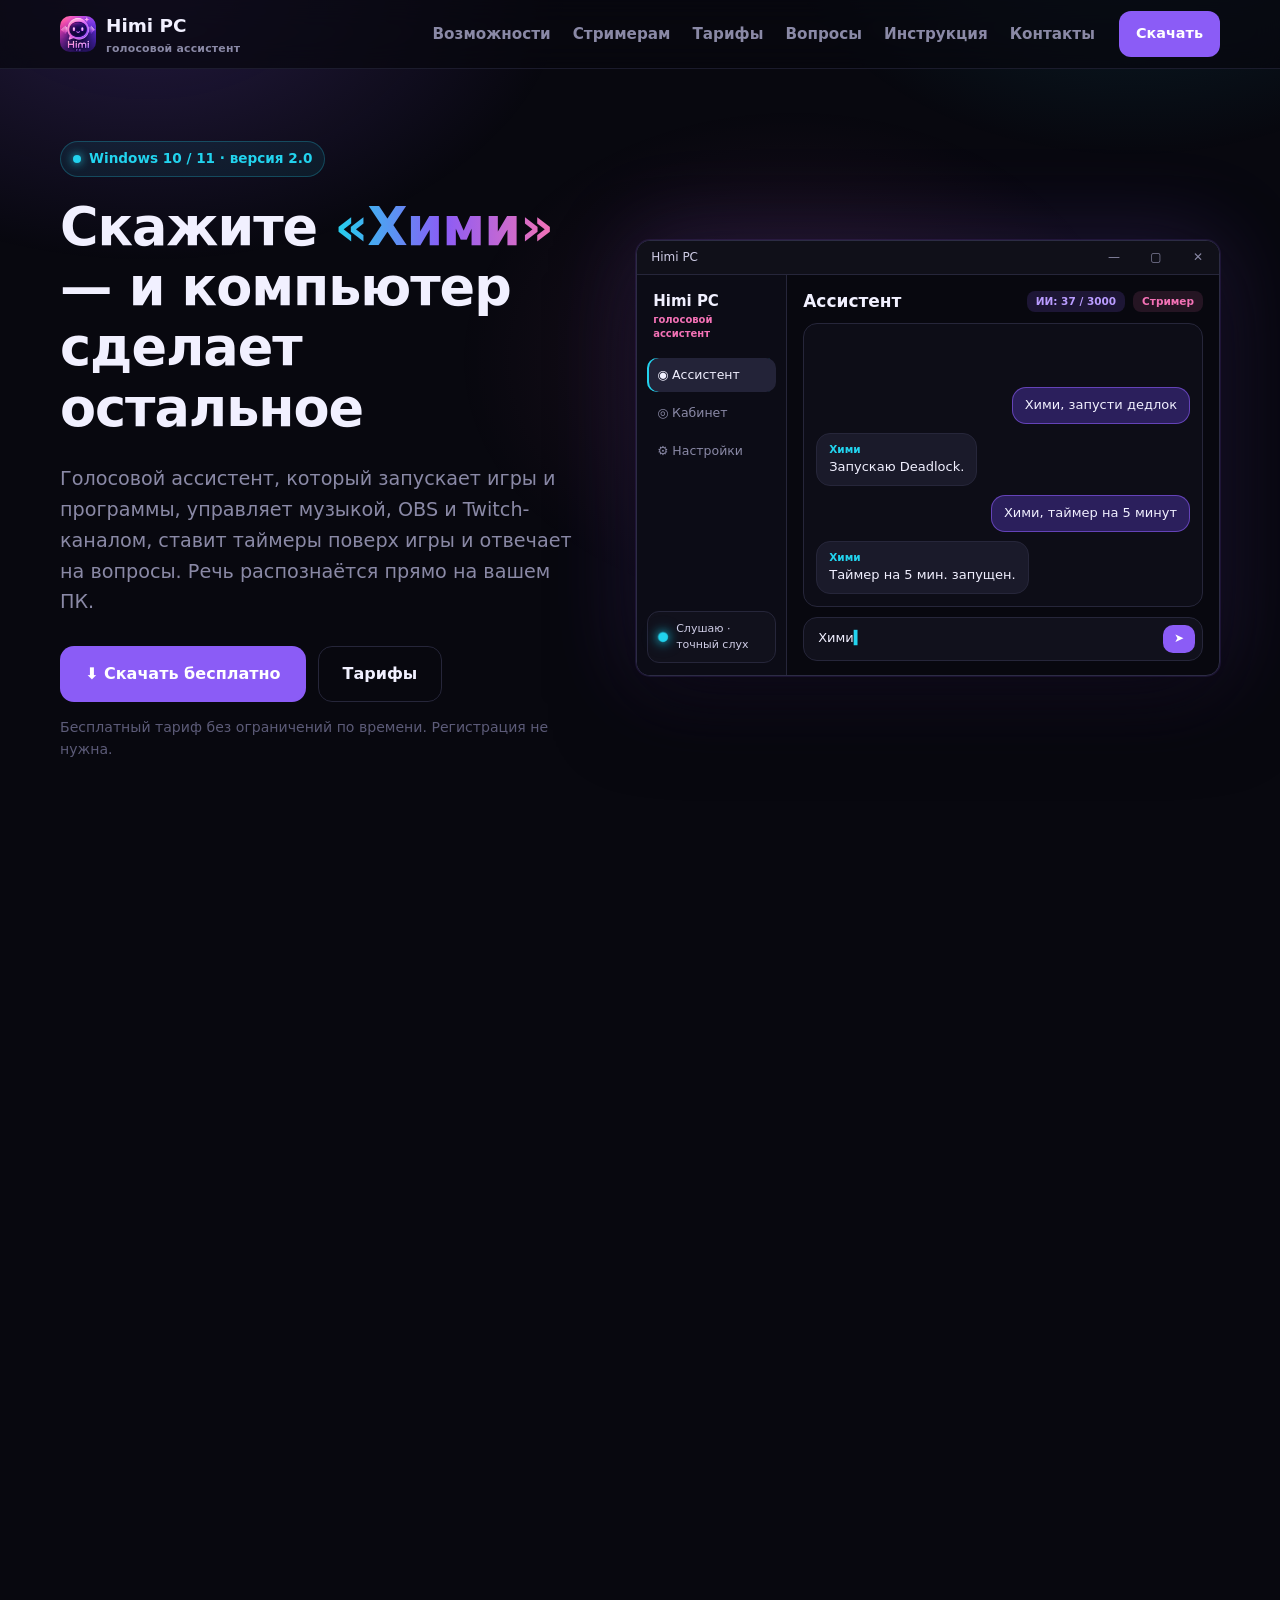
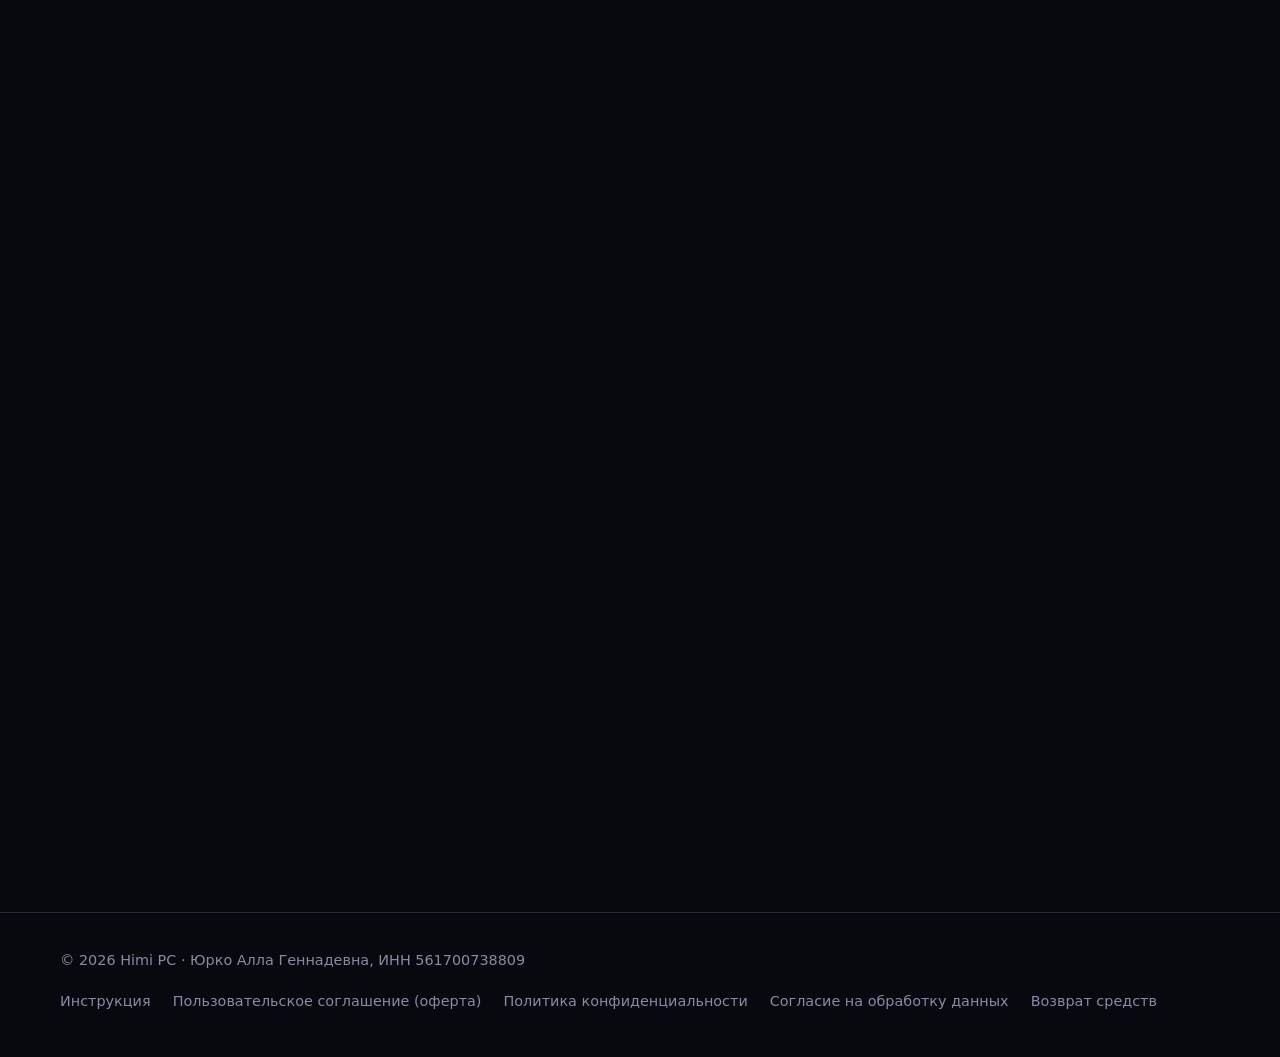
<file: index.html>
<!doctype html>
<html lang="ru">
<head>
  <meta charset="utf-8">
  <meta http-equiv="Content-Security-Policy" content="default-src 'self'; script-src 'self'; style-src 'self'; img-src 'self' data:; font-src 'self'; connect-src 'none'; object-src 'none'; base-uri 'none'; form-action 'none'">
  <meta name="referrer" content="no-referrer">
  <meta name="viewport" content="width=device-width, initial-scale=1">
  <title>Himi PC — голосовой ассистент для компьютера</title>
  <meta name="description" content="Himi PC — голосовой ассистент для Windows: управляет компьютером, играми из Steam, OBS и Twitch. Речь распознаётся прямо на вашем ПК.">
  <meta name="theme-color" content="#08080F">
  <link rel="icon" href="assets/logo.ico">
  <link rel="stylesheet" href="style.css">
</head>
<body>
<a class="skip" href="#main">К содержанию</a>
<div class="glow" aria-hidden="true"></div>

<header class="header">
  <div class="wrap">
    <a class="brand" href="#top">
      <img src="assets/logo_64.png" alt="" width="36" height="36">
      <span>Himi PC<small>голосовой ассистент</small></span>
    </a>
    <nav class="nav" id="nav" aria-label="Разделы">
      <a href="#features">Возможности</a>
      <a href="#streamers">Стримерам</a>
      <a href="#pricing">Тарифы</a>
      <a href="#faq">Вопросы</a>
      <a href="guide.html">Инструкция</a>
      <a href="#contacts">Контакты</a>
    </nav>
    <a class="btn btn-sm" href="#download">Скачать</a>
    <button class="menu-btn" id="menuBtn" aria-label="Меню" aria-controls="nav" aria-expanded="false">☰</button>
  </div>
</header>

<main id="main">
  <!-- ============ первый экран ============ -->
  <section class="hero" id="top">
    <div class="wrap">
      <div>
        <div class="badge">Windows 10 / 11 · версия 2.0</div>
        <h1>Скажите <span class="grad">«Хими»</span> — и компьютер сделает остальное</h1>
        <p class="lead">Голосовой ассистент, который запускает игры и программы, управляет музыкой, OBS и Twitch-каналом, ставит таймеры поверх игры и отвечает на вопросы. Речь распознаётся прямо на вашем ПК.</p>
        <div class="hero-actions">
          <a class="btn" href="#download">⬇ Скачать бесплатно</a>
          <a class="btn btn-ghost" href="#pricing">Тарифы</a>
        </div>
        <p class="hero-note">Бесплатный тариф без ограничений по времени. Регистрация не нужна.</p>
      </div>
      <!-- Окно программы: как Himi PC выглядит на самом деле (client/ui/app.py) -->
      <div class="app-window" role="img" aria-label="Окно программы Himi PC: пример диалога с голосовыми командами">
        <div class="aw-title">
          <span class="aw-name">Himi PC</span>
          <span class="aw-controls" aria-hidden="true"><i>—</i><i>▢</i><i>✕</i></span>
        </div>
        <div class="aw-body">
          <aside class="aw-side" aria-hidden="true">
            <div class="aw-brand">Himi PC<small>голосовой ассистент</small></div>
            <div class="aw-menu">
              <span class="on">◉ Ассистент</span>
              <span>◎ Кабинет</span>
              <span>⚙ Настройки</span>
            </div>
            <div class="aw-status" id="awStatus"><span class="aw-dot"></span><span id="awStatusText">Слушаю · точный слух</span></div>
          </aside>
          <div class="aw-main">
            <div class="aw-head" aria-hidden="true">
              <b>Ассистент</b>
              <span class="aw-chip">ИИ: 37 / 3000</span>
              <span class="aw-chip pink">Стример</span>
            </div>
            <div class="aw-chat" id="chat" aria-hidden="true"></div>
            <div class="aw-input" aria-hidden="true">
              <span id="awInput" class="aw-placeholder">Напишите команду… или скажите «Хими, …»</span>
              <span class="aw-send">➤</span>
            </div>
          </div>
        </div>
      </div>
    </div>
  </section>

  <!-- ============ возможности ============ -->
  <section id="features">
    <div class="wrap">
      <div class="section-head reveal">
        <div class="eyebrow">Возможности</div>
        <h2>Пульт от компьютера, который понимает речь</h2>
        <p>Большинство команд выполняются мгновенно и без интернета — Хими не ждёт облако, чтобы сделать громче.</p>
      </div>
      <div class="grid grid-3">
        <article class="card feature reveal"><div class="icon">🎮</div><h3>Игры и программы</h3>
          <p>«Запусти доту», «открой дискорд» — Хими найдёт игру в библиотеке Steam или любую программу из меню «Пуск».</p></article>
        <article class="card feature cyan reveal"><div class="icon">🎵</div><h3>Музыка и видео</h3>
          <p>Пауза, следующий трек, громкость, «моя волна» в Яндекс Музыке, поиск фильма на Кинопоиске и видео на YouTube.</p></article>
        <article class="card feature pink reveal"><div class="icon">⏱</div><h3>Таймеры поверх игры</h3>
          <p>Отсчёт в углу экрана поверх игр, клики проходят сквозь него. «Сколько осталось?» — ответит голосом.</p></article>
        <article class="card feature reveal"><div class="icon">💬</div><h3>Умные ответы</h3>
          <p>На платных тарифах Хими отвечает на любые вопросы и помнит последние реплики разговора.</p></article>
        <article class="card feature cyan reveal"><div class="icon">📁</div><h3>Файлы и сайты</h3>
          <p>Создать папку или файл на рабочем столе, найти папку по всему диску, открыть сайт, загуглить, сделать скриншот.</p></article>
        <article class="card feature pink reveal"><div class="icon">🫶</div><h3>Поддержка в игре</h3>
          <p>Если вы кричите в микрофон, Хими скажет пару спокойных слов. Включается в настройках — по желанию.</p></article>
      </div>
    </div>
  </section>

  <!-- ============ демо ============ -->
  <section class="demo">
    <div class="wrap">
      <div class="section-head reveal">
        <div class="eyebrow">Как это звучит</div>
        <h2>Просто говорите</h2>
        <p>Кодовое слово «Хими» — и команда. Можно в два шага: «Хими»… пауза… «громче».</p>
      </div>
      <ul class="cmd-list">
        <li class="reveal"><code>«Хими, запусти кс»</code><span>игра из Steam</span></li>
        <li class="reveal"><code>«Хими, таймер на 10 минут»</code><span>отсчёт поверх игры</span></li>
        <li class="reveal"><code>«Хими, сделай клип»</code><span>клип на Twitch</span></li>
        <li class="reveal"><code>«Хими, что такое чёрная дыра?»</code><span>ответ ИИ голосом</span></li>
        <li class="reveal"><code>«Хими, смени сцену на отошёл»</code><span>сцена в OBS</span></li>
        <li class="reveal"><code>«Хими, моя волна»</code><span>Яндекс Музыка</span></li>
      </ul>
    </div>
  </section>

  <!-- ============ стримерам ============ -->
  <section id="streamers">
    <div class="wrap">
      <div class="section-head reveal">
        <div class="eyebrow">Тариф «Стример»</div>
        <h2>Руки на клавиатуре — эфир под контролем</h2>
        <p>Хими управляет трансляцией голосом, пока вы играете: без альт-табов и лишних кнопок.</p>
      </div>
      <div class="grid grid-2">
        <article class="card feature reveal"><div class="icon">🎥</div><h3>OBS Studio</h3>
          <p>Запуск и остановка стрима и записи, смена сцен по названию: «смени сцену на отошёл».</p></article>
        <article class="card feature cyan reveal"><div class="icon">🟣</div><h3>Twitch</h3>
          <p>Клипы одной фразой, бан и таймаут, сообщения в чат, автомодерация мата, оскорблений, флуда и капса.</p></article>
        <article class="card feature pink reveal"><div class="icon">🔕</div><h3>Донаты</h3>
          <p>«Заглуши донаты» — звук алертов DonationAlerts, StreamElements и других выключается, анимация остаётся. Может делать это сам, пока идёт игра.</p></article>
        <article class="card feature reveal"><div class="icon">🧠</div><h3>3000 ИИ-запросов</h3>
          <p>В три раза больше запросов к ИИ и повышенный лимит частоты — для долгих эфиров.</p></article>
      </div>
    </div>
  </section>

  <!-- ============ приватность ============ -->
  <section id="privacy-short">
    <div class="wrap">
      <div class="section-head reveal">
        <div class="eyebrow">Приватность</div>
        <h2>Ваш голос остаётся у вас</h2>
      </div>
      <div class="privacy-strip">
        <div class="card reveal"><strong>🎙 Распознавание на ПК</strong><span>Звук не отправляется в интернет и не записывается.</span></div>
        <div class="card reveal"><strong>🔐 Шифрование</strong><span>Ключи входа зашифрованы средствами Windows, пароли — хешем Argon2id.</span></div>
        <div class="card reveal"><strong>🇷🇺 Серверы в России</strong><span>Данные аккаунта хранятся в РФ по 152-ФЗ.</span></div>
        <div class="card reveal"><strong>🗑 Удаление в один клик</strong><span>Аккаунт и все данные удаляются в Личном кабинете.</span></div>
      </div>
    </div>
  </section>

  <!-- ============ тарифы ============ -->
  <section id="pricing">
    <div class="wrap">
      <div class="section-head reveal">
        <div class="eyebrow">Тарифы</div>
        <h2>Начните бесплатно</h2>
        <p>Цены указаны в рублях. Платный тариф оплачивается разово на 30 дней, <b>без автопродления</b> — деньги не спишутся без вашего ведома.</p>
      </div>
      <div class="plans">
        <article class="card plan reveal">
          <h3>Бесплатный</h3>
          <div class="price">0 ₽</div>
          <div class="period">навсегда, без регистрации</div>
          <ul>
            <li>Громкость, таймер, скриншот, калькулятор</li>
            <li>Запуск игр из Steam</li>
            <li>Плеер: пауза и треки</li>
            <li>Вкладки браузера</li>
            <li>Файлы и папки на рабочем столе</li>
          </ul>
          <a class="btn btn-ghost" href="#download">Скачать</a>
        </article>
        <article class="card plan pro reveal">
          <span class="tag">Популярный</span>
          <h3>Платный</h3>
          <div class="price">490 ₽ <small>/ 30 дней</small></div>
          <div class="period">разовый платёж</div>
          <ul>
            <li>Всё из бесплатного</li>
            <li>ИИ: ответы на любые вопросы — 1000 запросов</li>
            <li>Память разговора</li>
            <li>Любые программы, сайты и поиск</li>
            <li>YouTube, Twitch, VK, Telegram</li>
            <li>Музыка и фильмы, профили «работа / отдых / игры»</li>
          </ul>
          <a class="btn" href="#how">Как подключить</a>
        </article>
        <article class="card plan streamer reveal">
          <h3>Стример</h3>
          <div class="price">990 ₽ <small>/ 30 дней</small></div>
          <div class="period">разовый платёж</div>
          <ul>
            <li>Всё из «Платного»</li>
            <li>ИИ — 3000 запросов</li>
            <li>OBS: стрим, запись, сцены</li>
            <li>Twitch: клипы, баны, чат, автомодерация</li>
            <li>Глушение донатов, в том числе в играх</li>
          </ul>
          <a class="btn btn-ghost" href="#how">Как подключить</a>
        </article>
      </div>
      <div class="card packs reveal">
        <div>
          <h3>Пакет ИИ-запросов</h3>
          <p class="muted m-0">+100 запросов сверх месячного лимита. Не сгорают в конце месяца и тратятся после основного лимита.</p>
        </div>
        <div><div class="muted">на «Платном»</div><div class="price">100 ₽</div></div>
        <div><div class="muted">на «Стримере»</div><div class="price">150 ₽</div></div>
      </div>
      <div class="pay-methods reveal" aria-label="Способы оплаты">
        <span>Банковские карты</span><span>СБП</span><span>ЮMoney</span><span>Оплата через ЮKassa</span>
      </div>
    </div>
  </section>

  <!-- ============ как получить услугу ============ -->
  <section id="how">
    <div class="wrap">
      <div class="section-head reveal">
        <div class="eyebrow">Порядок получения услуги</div>
        <h2>Как подключить тариф</h2>
        <p>Услуга — доступ к функциям программы Himi PC на 30 дней. Предоставляется в электронном виде, доставки нет.</p>
      </div>
      <div class="steps">
        <div class="card step reveal"><h3>Скачайте</h3><p>Установите Himi PC с этой страницы.</p></div>
        <div class="card step reveal"><h3>Войдите</h3><p>Зарегистрируйтесь по почте в «Личном кабинете» программы.</p></div>
        <div class="card step reveal"><h3>Оплатите</h3><p>Выберите тариф и нажмите «Подключить» — откроется защищённая страница оплаты ЮKassa.</p></div>
        <div class="card step reveal"><h3>Пользуйтесь</h3><p>Тариф включается автоматически в течение 5 минут после оплаты. Чек придёт на почту.</p></div>
      </div>
    </div>
  </section>

  <!-- ============ скачать ============ -->
  <section class="download" id="download">
    <div class="wrap">
      <div class="card reveal">
        <div class="dl-icon" aria-hidden="true">⬇</div>
        <div>
          <h2 class="mb-tight">Himi PC для Windows</h2>
          <p class="meta">Версия 2.0.0 · установщик ~650 МБ · всё нужное уже внутри: ничего не придётся докачивать с других сайтов</p>
          <p class="hash">SHA-256: <span class="todo">[появится после сборки установщика]</span></p>
        </div>
        <a class="btn" href="downloads/HimiPC-Setup-2.0.0.exe" download>⬇ Скачать</a>
      </div>
      <div class="grid grid-2 sysreq">
        <div class="card reveal">
          <h3>Системные требования</h3>
          <ul>
            <li>Windows 10 или 11, 64-бит</li>
            <li>8 ГБ оперативной памяти (16 ГБ — для «точного слуха»)</li>
            <li>2 ГБ на диске (+1.3 ГБ для «точного слуха»)</li>
            <li>Микрофон или гарнитура</li>
          </ul>
        </div>
        <div class="card reveal">
          <h3>Что нужно знать</h3>
          <ul>
            <li>Права администратора не нужны</li>
            <li>«Точный слух» скачивается кнопкой в настройках — только с сервера Himi</li>
            <li>Обновления подписаны: подменить их нельзя</li>
            <li>Интернет нужен только для ИИ, онлайн-голоса и входа в аккаунт</li>
          </ul>
        </div>
      </div>
    </div>
  </section>

  <!-- ============ FAQ ============ -->
  <section id="faq">
    <div class="wrap">
      <div class="section-head reveal">
        <div class="eyebrow">Вопросы</div>
        <h2>Частые вопросы</h2>
      </div>
      <div class="faq">
        <details class="reveal"><summary>Хими постоянно слушает микрофон — это безопасно?</summary>
          <p>Да. Речь распознаётся на вашем компьютере, звук никуда не отправляется и не сохраняется. В интернет уходит только текст вопросов к ИИ (на бесплатном тарифе — до 15 в месяц).</p></details>
        <details class="reveal"><summary>Хими плохо слышит или не реагирует на имя</summary>
          <p>Чаще всего дело в выбранном микрофоне и чувствительности — это настраивается за 2 минуты. Имя нужно говорить в начале фразы: «Хими, открой ютуб». Пошагово, с настройками для игры, стрима, съёмки и слабого ПК — в <a href="guide.html">инструкции</a>.</p></details>
        <details class="reveal"><summary>Спишутся ли деньги автоматически через месяц?</summary>
          <p>Нет. Тариф оплачивается разово на 30 дней. Когда срок закончится, программа просто вернётся на бесплатный тариф — продлить можно вручную.</p></details>
        <details class="reveal"><summary>Можно ли вернуть деньги?</summary>
          <p>Да. Если тариф не заработал по нашей вине — вернём полностью. Если вы передумали — вернём стоимость неиспользованных дней тарифа и неиспользованные пакеты запросов. Напишите на почту поддержки из раздела «Контакты», ответим в течение 10 рабочих дней. Подробно — в <a href="terms.html#refund">пользовательском соглашении</a>.</p></details>
        <details class="reveal"><summary>Антивирус ругается на установщик</summary>
          <p>Новые программы без большой истории иногда вызывают ложные срабатывания. Скачивайте Himi PC только с этого сайта и сверяйте контрольную сумму SHA-256, указанную рядом с кнопкой «Скачать».</p></details>
        <details class="reveal"><summary>Работает ли без интернета?</summary>
          <p>Основные команды — да: распознавание речи и управление компьютером работают офлайн. Голос Хими тоже работает без сети. Интернет нужен для входа в аккаунт, ответов ИИ, поиска и Twitch.</p></details>
        <details class="reveal"><summary>Какие игры понимает Хими?</summary>
          <p>Любую игру из вашей библиотеки Steam и любую программу из меню «Пуск» или Microsoft Store — по названию, даже если сказать его по-русски или не совсем точно: «запусти капкут», «открой фотошоп».</p></details>
      </div>
    </div>
  </section>

  <!-- ============ контакты и реквизиты ============ -->
  <section class="contacts" id="contacts">
    <div class="wrap">
      <div class="section-head reveal">
        <div class="eyebrow">Контакты</div>
        <h2>Связаться с нами</h2>
      </div>
      <div class="card reveal">
        <div>
          <h3>Поддержка</h3>
          <dl class="req">
            <dt>Почта</dt><dd><a href="mailto:himisupport@gmail.com">himisupport@gmail.com</a></dd>
            <dt>Telegram</dt><dd><a href="https://t.me/himi_pc" rel="noopener">@himi_pc</a></dd>
            <dt>Время ответа</dt><dd>в течение 1–2 рабочих дней</dd>
          </dl>
        </div>
        <div>
          <h3>Продавец</h3>
          <dl class="req">
            <dt>Исполнитель</dt><dd>Юрко Алла Геннадевна</dd>
            <dt>Статус</dt><dd>Плательщик налога на профессиональный доход (самозанятый)</dd>
            <dt>ИНН</dt><dd>561700738809</dd>
            <dt>Город</dt><dd>Оренбург</dd>
          </dl>
        </div>
      </div>
    </div>
  </section>
</main>

<footer class="footer">
  <div class="wrap">
    <div>© <span id="year">2026</span> Himi PC · Юрко Алла Геннадевна, ИНН 561700738809</div>
    <nav aria-label="Документы">
      <a href="guide.html">Инструкция</a>
      <a href="terms.html">Пользовательское соглашение (оферта)</a>
      <a href="privacy.html">Политика конфиденциальности</a>
      <a href="consent.html">Согласие на обработку данных</a>
      <a href="terms.html#refund">Возврат средств</a>
    </nav>
  </div>
</footer>

<script src="script.js"></script>
</body>
</html>
</file>
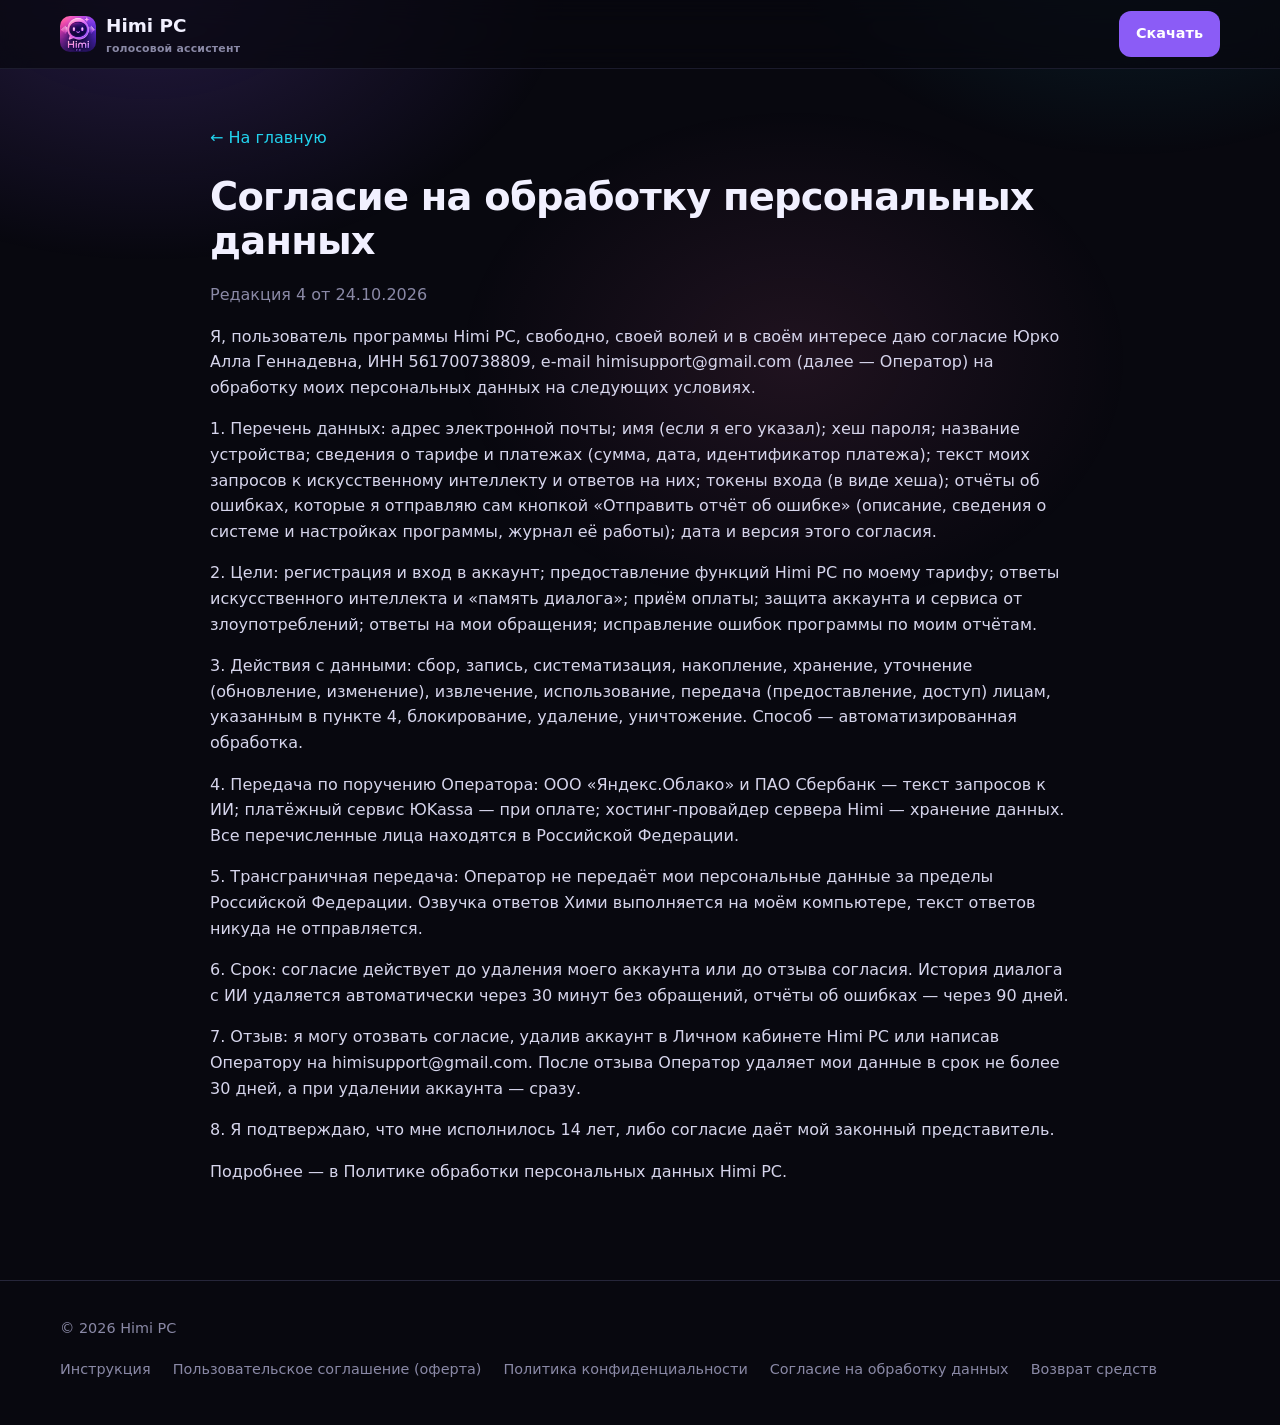
<file: consent.html>
<!doctype html>
<html lang="ru">
<head>
  <meta charset="utf-8">
  <meta http-equiv="Content-Security-Policy" content="default-src 'self'; script-src 'self'; style-src 'self'; img-src 'self' data:; font-src 'self'; connect-src 'none'; object-src 'none'; base-uri 'none'; form-action 'none'">
  <meta name="referrer" content="no-referrer">
  <meta name="viewport" content="width=device-width, initial-scale=1">
  <title>Согласие на обработку персональных данных — Himi PC</title>
  <meta name="theme-color" content="#08080F">
  <link rel="icon" href="assets/logo.ico">
  <link rel="stylesheet" href="style.css">
</head>
<body>
<div class="glow" aria-hidden="true"></div>
<header class="header">
  <div class="wrap">
    <a class="brand" href="index.html">
      <img src="assets/logo_64.png" alt="" width="36" height="36">
      <span>Himi PC<small>голосовой ассистент</small></span>
    </a>
    <a class="btn btn-sm ml-auto" href="index.html#download">Скачать</a>
  </div>
</header>
<main class="doc">
  <div class="wrap">
    <a class="back" href="index.html">← На главную</a>
    <h1>Согласие на обработку персональных данных</h1>
    <p class="edition">Редакция 4 от 24.10.2026</p>
    <p>Я, пользователь программы Himi PC, свободно, своей волей и в своём интересе даю согласие Юрко Алла Геннадевна, ИНН 561700738809, e-mail himisupport@gmail.com (далее — Оператор) на обработку моих персональных данных на следующих условиях.</p>
    <p>1. Перечень данных: адрес электронной почты; имя (если я его указал); хеш пароля; название устройства; сведения о тарифе и платежах (сумма, дата, идентификатор платежа); текст моих запросов к искусственному интеллекту и ответов на них; токены входа (в виде хеша); отчёты об ошибках, которые я отправляю сам кнопкой «Отправить отчёт об ошибке» (описание, сведения о системе и настройках программы, журнал её работы); дата и версия этого согласия.</p>
    <p>2. Цели: регистрация и вход в аккаунт; предоставление функций Himi PC по моему тарифу; ответы искусственного интеллекта и «память диалога»; приём оплаты; защита аккаунта и сервиса от злоупотреблений; ответы на мои обращения; исправление ошибок программы по моим отчётам.</p>
    <p>3. Действия с данными: сбор, запись, систематизация, накопление, хранение, уточнение (обновление, изменение), извлечение, использование, передача (предоставление, доступ) лицам, указанным в пункте 4, блокирование, удаление, уничтожение. Способ — автоматизированная обработка.</p>
    <p>4. Передача по поручению Оператора: ООО «Яндекс.Облако» и ПАО Сбербанк — текст запросов к ИИ; платёжный сервис ЮKassa — при оплате; хостинг-провайдер сервера Himi — хранение данных. Все перечисленные лица находятся в Российской Федерации.</p>
    <p>5. Трансграничная передача: Оператор не передаёт мои персональные данные за пределы Российской Федерации. Озвучка ответов Хими выполняется на моём компьютере, текст ответов никуда не отправляется.</p>
    <p>6. Срок: согласие действует до удаления моего аккаунта или до отзыва согласия. История диалога с ИИ удаляется автоматически через 30 минут без обращений, отчёты об ошибках — через 90 дней.</p>
    <p>7. Отзыв: я могу отозвать согласие, удалив аккаунт в Личном кабинете Himi PC или написав Оператору на himisupport@gmail.com. После отзыва Оператор удаляет мои данные в срок не более 30 дней, а при удалении аккаунта — сразу.</p>
    <p>8. Я подтверждаю, что мне исполнилось 14 лет, либо согласие даёт мой законный представитель.</p>
    <p>Подробнее — в Политике обработки персональных данных Himi PC.</p>
  </div>
</main>
<footer class="footer">
  <div class="wrap">
    <div>© 2026 Himi PC</div>
    <nav aria-label="Документы">
      <a href="guide.html">Инструкция</a>
      <a href="terms.html">Пользовательское соглашение (оферта)</a>
      <a href="privacy.html">Политика конфиденциальности</a>
      <a href="consent.html">Согласие на обработку данных</a>
      <a href="terms.html#refund">Возврат средств</a>
    </nav>
  </div>
</footer>
</body>
</html>
</file>
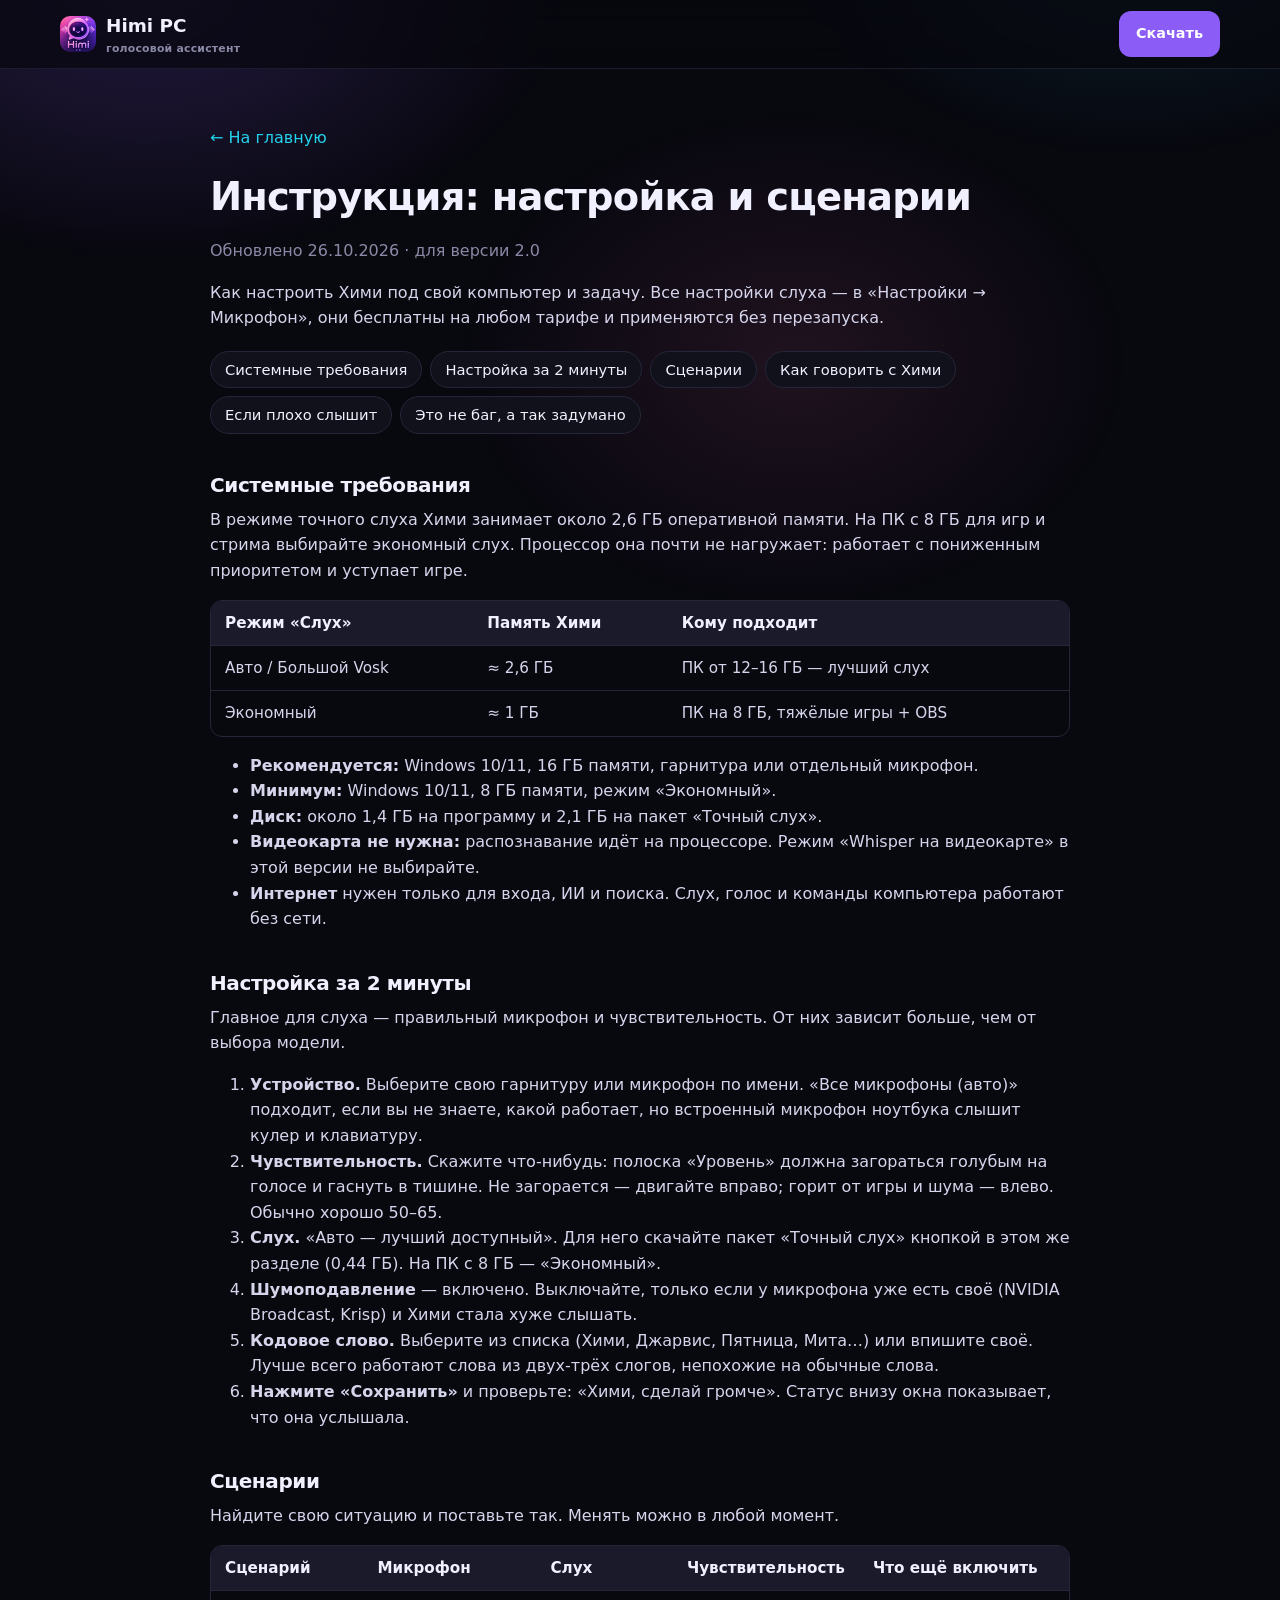
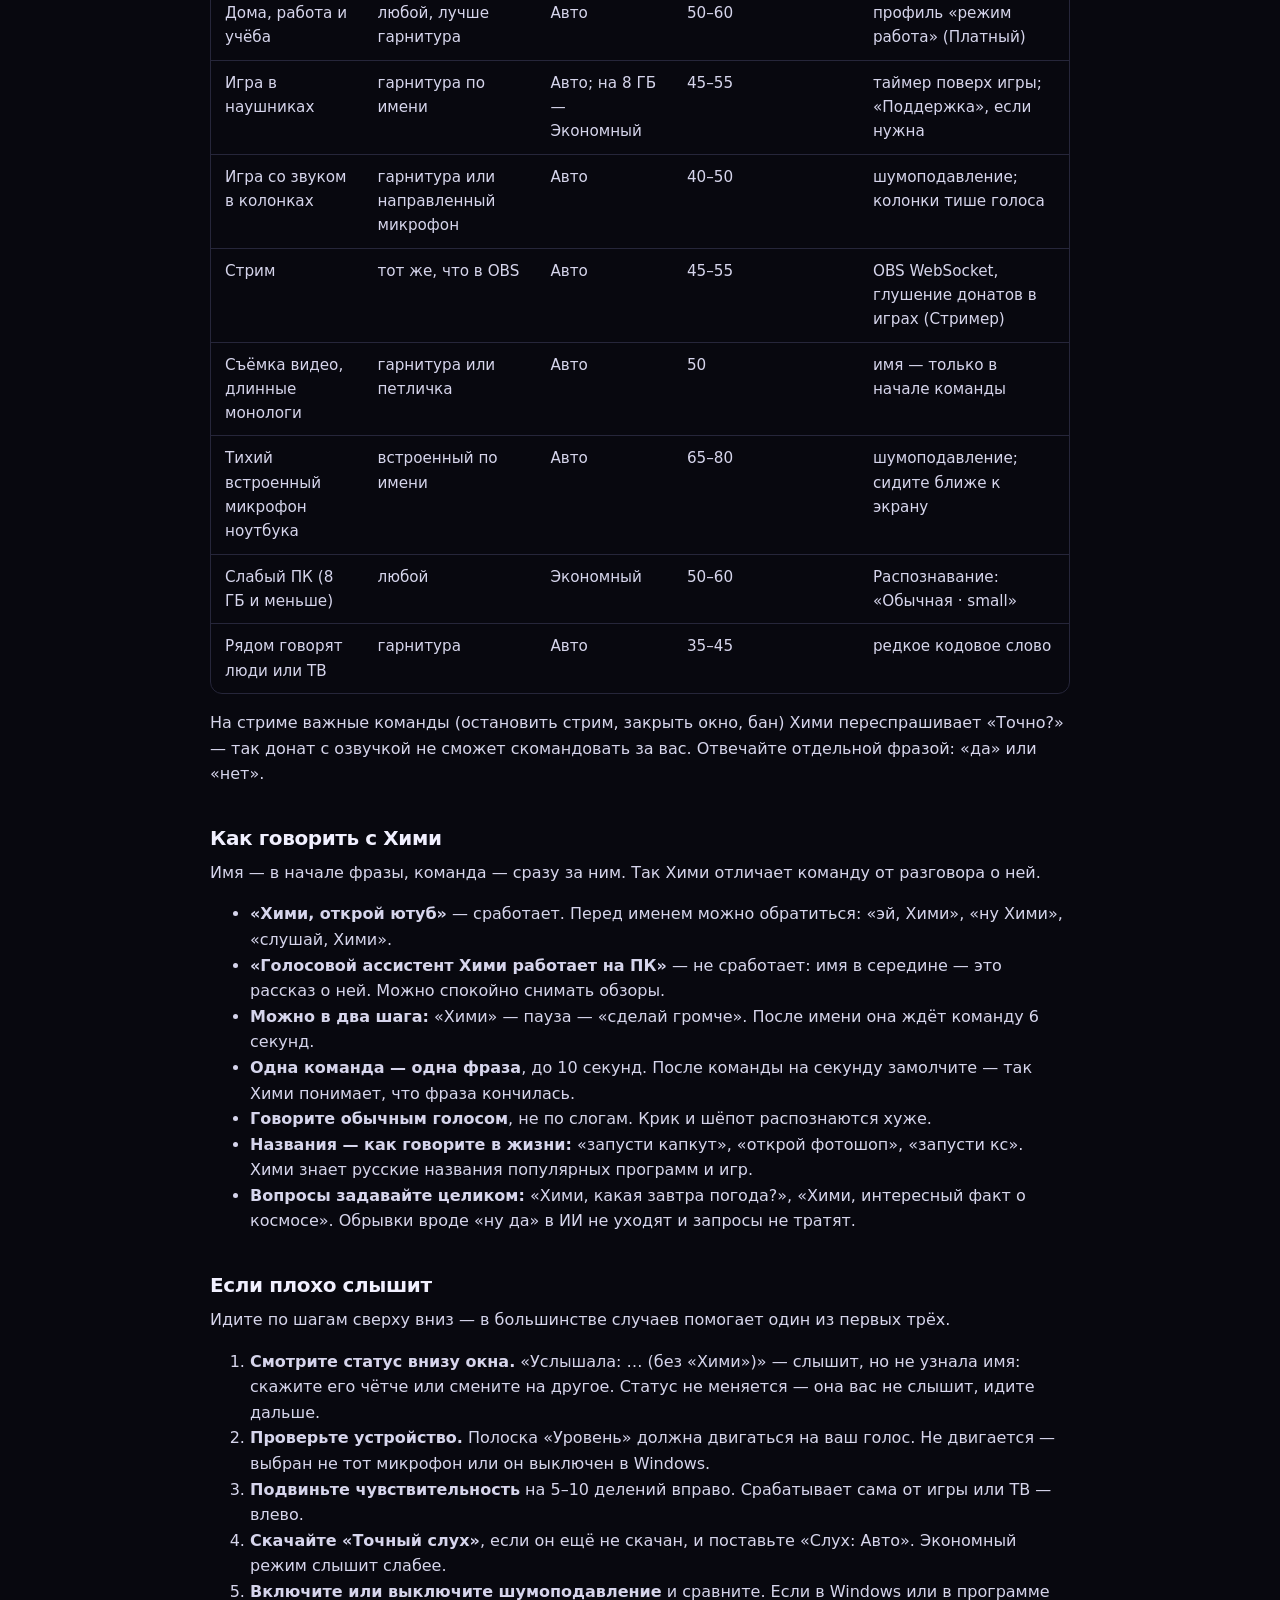
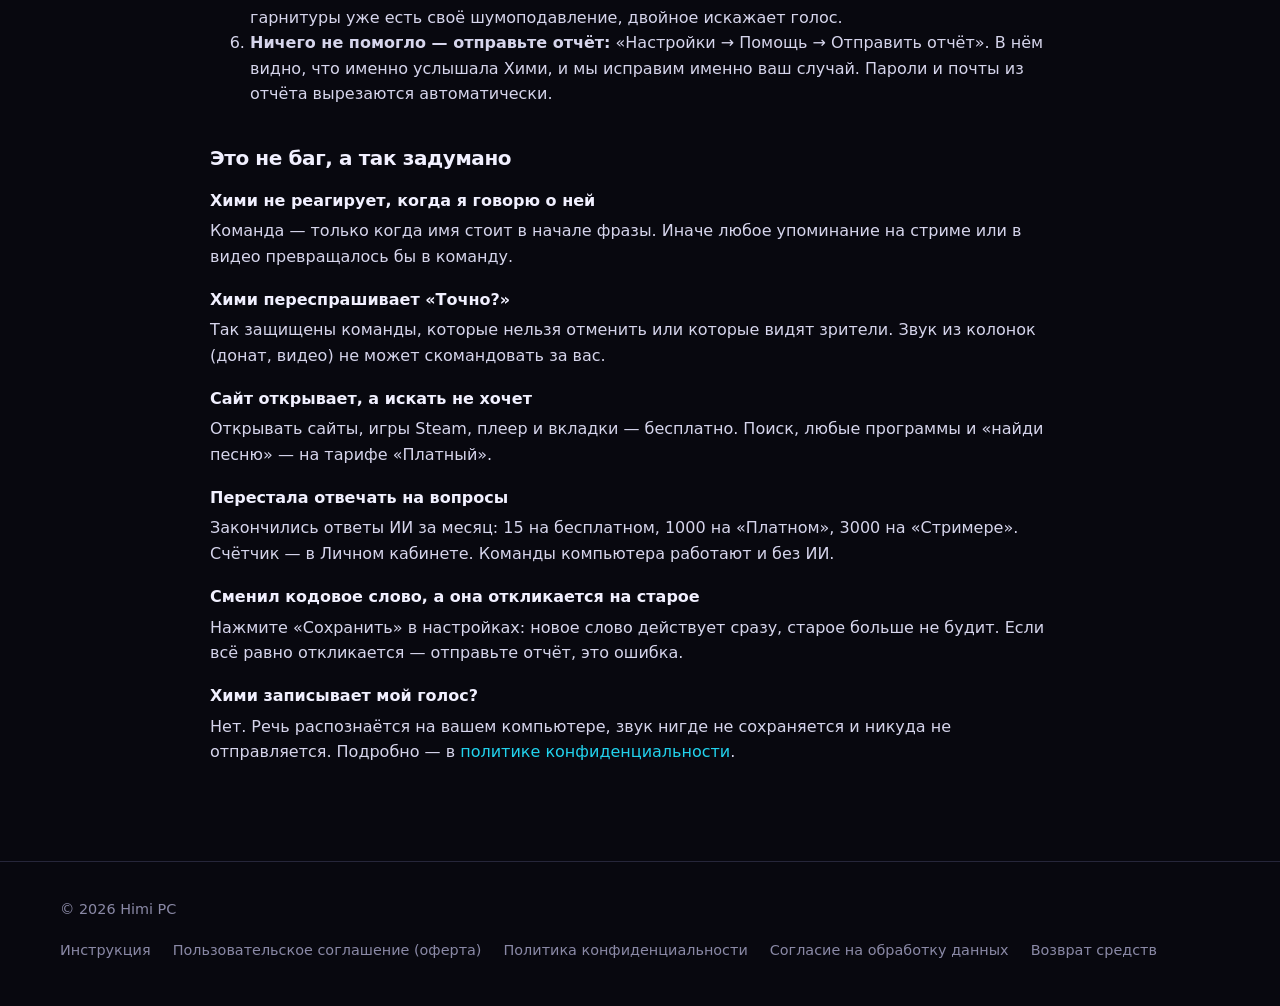
<file: guide.html>
<!doctype html>
<html lang="ru">
<head>
  <meta charset="utf-8">
  <meta http-equiv="Content-Security-Policy" content="default-src 'self'; script-src 'self'; style-src 'self'; img-src 'self' data:; font-src 'self'; connect-src 'none'; object-src 'none'; base-uri 'none'; form-action 'none'">
  <meta name="referrer" content="no-referrer">
  <meta name="viewport" content="width=device-width, initial-scale=1">
  <title>Инструкция — Himi PC</title>
  <meta name="description" content="Как настроить Himi PC под свой компьютер и задачу: игра, стрим, съёмка, слабый ПК. Что делать, если Хими плохо слышит.">
  <meta name="theme-color" content="#08080F">
  <link rel="icon" href="assets/logo.ico">
  <link rel="stylesheet" href="style.css">
</head>
<body>
<div class="glow" aria-hidden="true"></div>
<header class="header">
  <div class="wrap">
    <a class="brand" href="index.html">
      <img src="assets/logo_64.png" alt="" width="36" height="36">
      <span>Himi PC<small>голосовой ассистент</small></span>
    </a>
    <a class="btn btn-sm ml-auto" href="index.html#download">Скачать</a>
  </div>
</header>
<main class="doc" id="main">
  <div class="wrap">
    <a class="back" href="index.html">← На главную</a>
    <h1>Инструкция: настройка и сценарии</h1>
    <p class="edition">Обновлено 26.10.2026 · для версии 2.0</p>
    <p>Как настроить Хими под свой компьютер и задачу. Все настройки слуха — в «Настройки → Микрофон», они бесплатны на любом тарифе и применяются без перезапуска.</p>

    <nav class="toc" aria-label="Содержание">
      <a href="#requirements">Системные требования</a>
      <a href="#setup">Настройка за 2 минуты</a>
      <a href="#scenarios">Сценарии</a>
      <a href="#talk">Как говорить с Хими</a>
      <a href="#trouble">Если плохо слышит</a>
      <a href="#behaviour">Это не баг, а так задумано</a>
    </nav>

    <h2 id="requirements">Системные требования</h2>
    <p>В режиме точного слуха Хими занимает около 2,6 ГБ оперативной памяти. На ПК с 8 ГБ для игр и стрима выбирайте экономный слух. Процессор она почти не нагружает: работает с пониженным приоритетом и уступает игре.</p>
    <div class="table-wrap">
      <table>
        <thead><tr><th>Режим «Слух»</th><th>Память Хими</th><th>Кому подходит</th></tr></thead>
        <tbody>
          <tr><td>Авто / Большой Vosk</td><td>≈ 2,6 ГБ</td><td>ПК от 12–16 ГБ — лучший слух</td></tr>
          <tr><td>Экономный</td><td>≈ 1 ГБ</td><td>ПК на 8 ГБ, тяжёлые игры + OBS</td></tr>
        </tbody>
      </table>
    </div>
    <ul>
      <li><b>Рекомендуется:</b> Windows 10/11, 16 ГБ памяти, гарнитура или отдельный микрофон.</li>
      <li><b>Минимум:</b> Windows 10/11, 8 ГБ памяти, режим «Экономный».</li>
      <li><b>Диск:</b> около 1,4 ГБ на программу и 2,1 ГБ на пакет «Точный слух».</li>
      <li><b>Видеокарта не нужна:</b> распознавание идёт на процессоре. Режим «Whisper на видеокарте» в этой версии не выбирайте.</li>
      <li><b>Интернет</b> нужен только для входа, ИИ и поиска. Слух, голос и команды компьютера работают без сети.</li>
    </ul>

    <h2 id="setup">Настройка за 2 минуты</h2>
    <p>Главное для слуха — правильный микрофон и чувствительность. От них зависит больше, чем от выбора модели.</p>
    <ol>
      <li><b>Устройство.</b> Выберите свою гарнитуру или микрофон по имени. «Все микрофоны (авто)» подходит, если вы не знаете, какой работает, но встроенный микрофон ноутбука слышит кулер и клавиатуру.</li>
      <li><b>Чувствительность.</b> Скажите что-нибудь: полоска «Уровень» должна загораться голубым на голосе и гаснуть в тишине. Не загорается — двигайте вправо; горит от игры и шума — влево. Обычно хорошо 50–65.</li>
      <li><b>Слух.</b> «Авто — лучший доступный». Для него скачайте пакет «Точный слух» кнопкой в этом же разделе (0,44 ГБ). На ПК с 8 ГБ — «Экономный».</li>
      <li><b>Шумоподавление</b> — включено. Выключайте, только если у микрофона уже есть своё (NVIDIA Broadcast, Krisp) и Хими стала хуже слышать.</li>
      <li><b>Кодовое слово.</b> Выберите из списка (Хими, Джарвис, Пятница, Мита…) или впишите своё. Лучше всего работают слова из двух-трёх слогов, непохожие на обычные слова.</li>
      <li><b>Нажмите «Сохранить»</b> и проверьте: «Хими, сделай громче». Статус внизу окна показывает, что она услышала.</li>
    </ol>

    <h2 id="scenarios">Сценарии</h2>
    <p>Найдите свою ситуацию и поставьте так. Менять можно в любой момент.</p>
    <div class="table-wrap">
      <table>
        <thead><tr><th>Сценарий</th><th>Микрофон</th><th>Слух</th><th>Чувствительность</th><th>Что ещё включить</th></tr></thead>
        <tbody>
          <tr><td>Дома, работа и учёба</td><td>любой, лучше гарнитура</td><td>Авто</td><td>50–60</td><td>профиль «режим работа» (Платный)</td></tr>
          <tr><td>Игра в наушниках</td><td>гарнитура по имени</td><td>Авто; на 8 ГБ — Экономный</td><td>45–55</td><td>таймер поверх игры; «Поддержка», если нужна</td></tr>
          <tr><td>Игра со звуком в колонках</td><td>гарнитура или направленный микрофон</td><td>Авто</td><td>40–50</td><td>шумоподавление; колонки тише голоса</td></tr>
          <tr><td>Стрим</td><td>тот же, что в OBS</td><td>Авто</td><td>45–55</td><td>OBS WebSocket, глушение донатов в играх (Стример)</td></tr>
          <tr><td>Съёмка видео, длинные монологи</td><td>гарнитура или петличка</td><td>Авто</td><td>50</td><td>имя — только в начале команды</td></tr>
          <tr><td>Тихий встроенный микрофон ноутбука</td><td>встроенный по имени</td><td>Авто</td><td>65–80</td><td>шумоподавление; сидите ближе к экрану</td></tr>
          <tr><td>Слабый ПК (8 ГБ и меньше)</td><td>любой</td><td>Экономный</td><td>50–60</td><td>Распознавание: «Обычная · small»</td></tr>
          <tr><td>Рядом говорят люди или ТВ</td><td>гарнитура</td><td>Авто</td><td>35–45</td><td>редкое кодовое слово</td></tr>
        </tbody>
      </table>
    </div>
    <p>На стриме важные команды (остановить стрим, закрыть окно, бан) Хими переспрашивает «Точно?» — так донат с озвучкой не сможет скомандовать за вас. Отвечайте отдельной фразой: «да» или «нет».</p>

    <h2 id="talk">Как говорить с Хими</h2>
    <p>Имя — в начале фразы, команда — сразу за ним. Так Хими отличает команду от разговора о ней.</p>
    <ul>
      <li><b>«Хими, открой ютуб»</b> — сработает. Перед именем можно обратиться: «эй, Хими», «ну Хими», «слушай, Хими».</li>
      <li><b>«Голосовой ассистент Хими работает на ПК»</b> — не сработает: имя в середине — это рассказ о ней. Можно спокойно снимать обзоры.</li>
      <li><b>Можно в два шага:</b> «Хими» — пауза — «сделай громче». После имени она ждёт команду 6 секунд.</li>
      <li><b>Одна команда — одна фраза</b>, до 10 секунд. После команды на секунду замолчите — так Хими понимает, что фраза кончилась.</li>
      <li><b>Говорите обычным голосом</b>, не по слогам. Крик и шёпот распознаются хуже.</li>
      <li><b>Названия — как говорите в жизни:</b> «запусти капкут», «открой фотошоп», «запусти кс». Хими знает русские названия популярных программ и игр.</li>
      <li><b>Вопросы задавайте целиком:</b> «Хими, какая завтра погода?», «Хими, интересный факт о космосе». Обрывки вроде «ну да» в ИИ не уходят и запросы не тратят.</li>
    </ul>

    <h2 id="trouble">Если плохо слышит</h2>
    <p>Идите по шагам сверху вниз — в большинстве случаев помогает один из первых трёх.</p>
    <ol>
      <li><b>Смотрите статус внизу окна.</b> «Услышала: … (без «Хими»)» — слышит, но не узнала имя: скажите его чётче или смените на другое. Статус не меняется — она вас не слышит, идите дальше.</li>
      <li><b>Проверьте устройство.</b> Полоска «Уровень» должна двигаться на ваш голос. Не двигается — выбран не тот микрофон или он выключен в Windows.</li>
      <li><b>Подвиньте чувствительность</b> на 5–10 делений вправо. Срабатывает сама от игры или ТВ — влево.</li>
      <li><b>Скачайте «Точный слух»</b>, если он ещё не скачан, и поставьте «Слух: Авто». Экономный режим слышит слабее.</li>
      <li><b>Включите или выключите шумоподавление</b> и сравните. Если в Windows или в программе гарнитуры уже есть своё шумоподавление, двойное искажает голос.</li>
      <li><b>Ничего не помогло — отправьте отчёт:</b> «Настройки → Помощь → Отправить отчёт». В нём видно, что именно услышала Хими, и мы исправим именно ваш случай. Пароли и почты из отчёта вырезаются автоматически.</li>
    </ol>

    <h2 id="behaviour">Это не баг, а так задумано</h2>
    <dl class="facts">
      <dt>Хими не реагирует, когда я говорю о ней</dt>
      <dd>Команда — только когда имя стоит в начале фразы. Иначе любое упоминание на стриме или в видео превращалось бы в команду.</dd>
      <dt>Хими переспрашивает «Точно?»</dt>
      <dd>Так защищены команды, которые нельзя отменить или которые видят зрители. Звук из колонок (донат, видео) не может скомандовать за вас.</dd>
      <dt>Сайт открывает, а искать не хочет</dt>
      <dd>Открывать сайты, игры Steam, плеер и вкладки — бесплатно. Поиск, любые программы и «найди песню» — на тарифе «Платный».</dd>
      <dt>Перестала отвечать на вопросы</dt>
      <dd>Закончились ответы ИИ за месяц: 15 на бесплатном, 1000 на «Платном», 3000 на «Стримере». Счётчик — в Личном кабинете. Команды компьютера работают и без ИИ.</dd>
      <dt>Сменил кодовое слово, а она откликается на старое</dt>
      <dd>Нажмите «Сохранить» в настройках: новое слово действует сразу, старое больше не будит. Если всё равно откликается — отправьте отчёт, это ошибка.</dd>
      <dt>Хими записывает мой голос?</dt>
      <dd>Нет. Речь распознаётся на вашем компьютере, звук нигде не сохраняется и никуда не отправляется. Подробно — в <a href="privacy.html">политике конфиденциальности</a>.</dd>
    </dl>
  </div>
</main>
<footer class="footer">
  <div class="wrap">
    <div>© 2026 Himi PC</div>
    <nav aria-label="Документы">
      <a href="guide.html">Инструкция</a>
      <a href="terms.html">Пользовательское соглашение (оферта)</a>
      <a href="privacy.html">Политика конфиденциальности</a>
      <a href="consent.html">Согласие на обработку данных</a>
      <a href="terms.html#refund">Возврат средств</a>
    </nav>
  </div>
</footer>
</body>
</html>
</file>
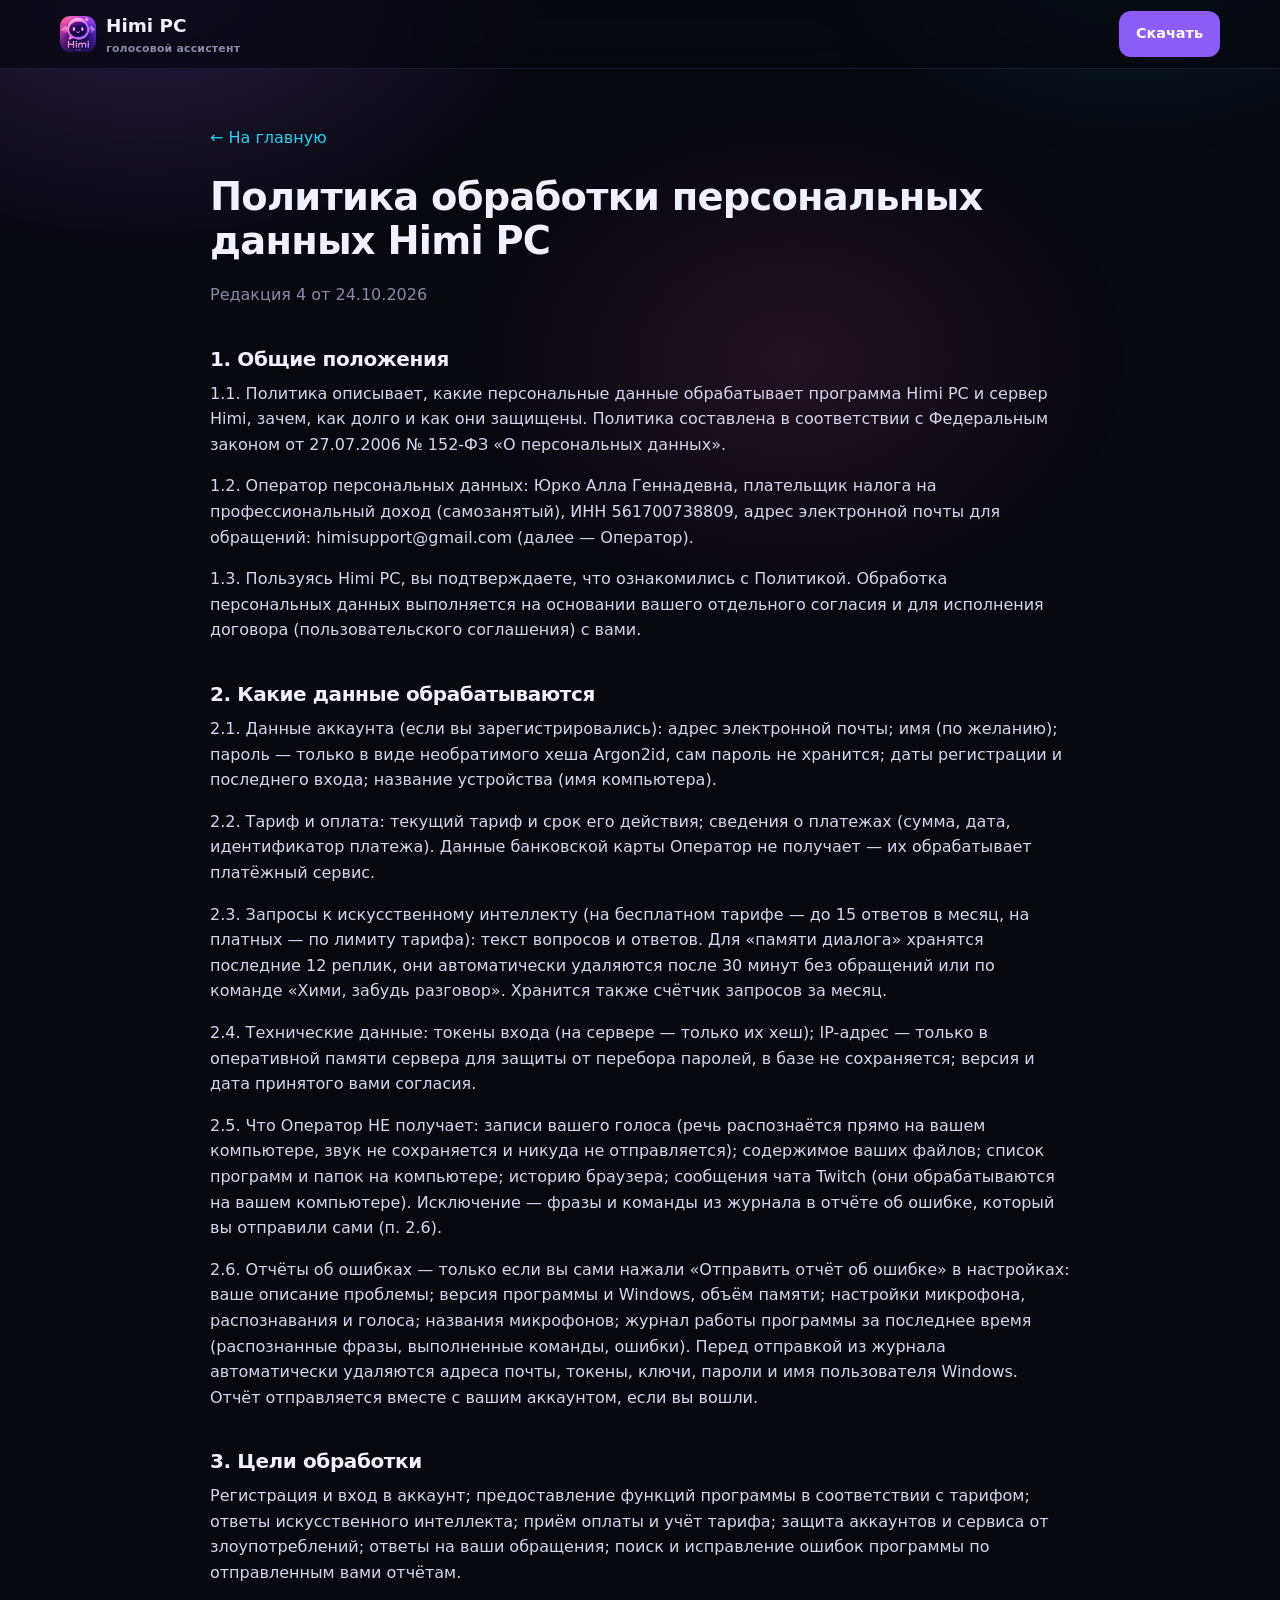
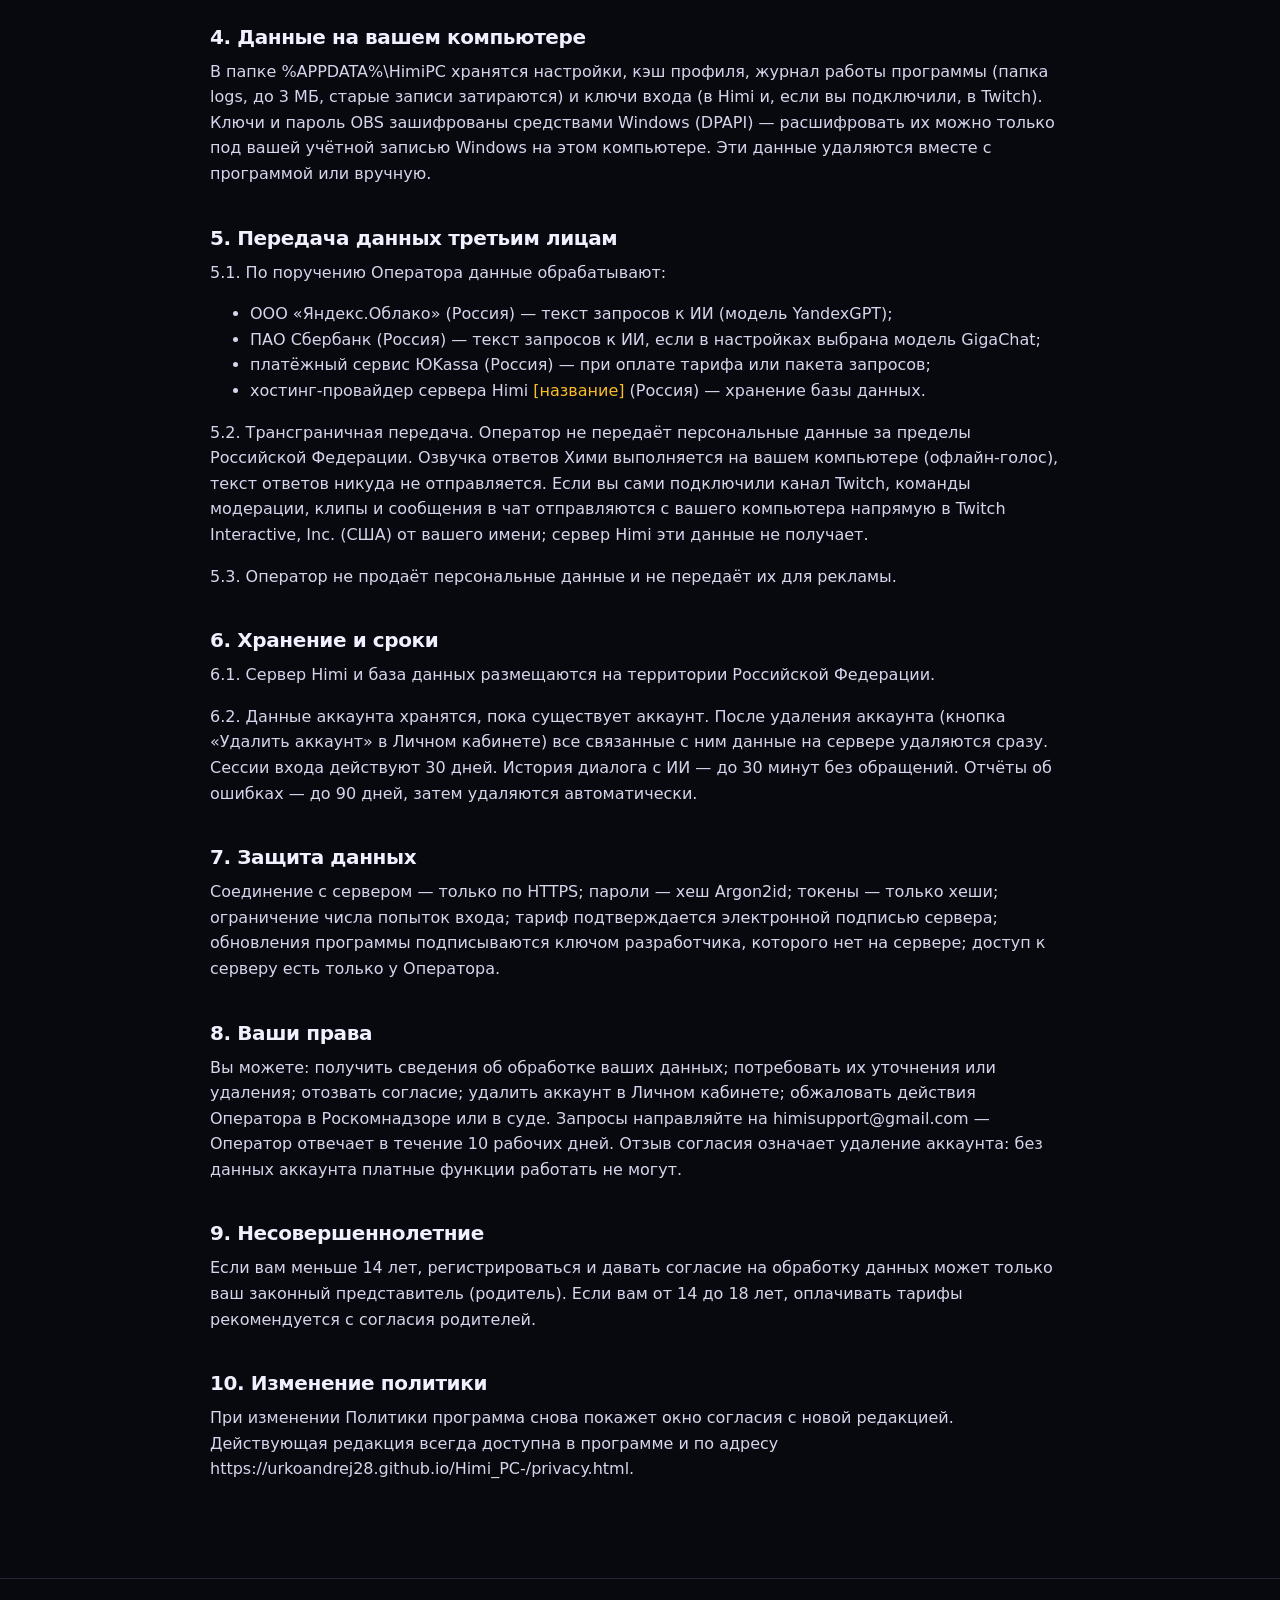
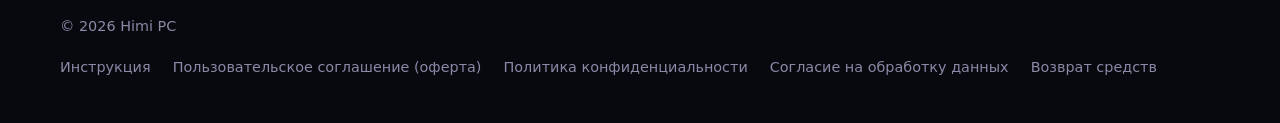
<file: privacy.html>
<!doctype html>
<html lang="ru">
<head>
  <meta charset="utf-8">
  <meta http-equiv="Content-Security-Policy" content="default-src 'self'; script-src 'self'; style-src 'self'; img-src 'self' data:; font-src 'self'; connect-src 'none'; object-src 'none'; base-uri 'none'; form-action 'none'">
  <meta name="referrer" content="no-referrer">
  <meta name="viewport" content="width=device-width, initial-scale=1">
  <title>Политика конфиденциальности — Himi PC</title>
  <meta name="theme-color" content="#08080F">
  <link rel="icon" href="assets/logo.ico">
  <link rel="stylesheet" href="style.css">
</head>
<body>
<div class="glow" aria-hidden="true"></div>
<header class="header">
  <div class="wrap">
    <a class="brand" href="index.html">
      <img src="assets/logo_64.png" alt="" width="36" height="36">
      <span>Himi PC<small>голосовой ассистент</small></span>
    </a>
    <a class="btn btn-sm ml-auto" href="index.html#download">Скачать</a>
  </div>
</header>
<main class="doc">
  <div class="wrap">
    <a class="back" href="index.html">← На главную</a>
    <h1>Политика обработки персональных данных Himi PC</h1>
    <p class="edition">Редакция 4 от 24.10.2026</p>
    <h2>1. Общие положения</h2>
    <p>1.1. Политика описывает, какие персональные данные обрабатывает программа Himi PC и сервер Himi, зачем, как долго и как они защищены. Политика составлена в соответствии с Федеральным законом от 27.07.2006 № 152-ФЗ «О персональных данных».</p>
    <p>1.2. Оператор персональных данных: Юрко Алла Геннадевна, плательщик налога на профессиональный доход (самозанятый), ИНН 561700738809, адрес электронной почты для обращений: himisupport@gmail.com (далее — Оператор).</p>
    <p>1.3. Пользуясь Himi PC, вы подтверждаете, что ознакомились с Политикой. Обработка персональных данных выполняется на основании вашего отдельного согласия и для исполнения договора (пользовательского соглашения) с вами.</p>
    <h2>2. Какие данные обрабатываются</h2>
    <p>2.1. Данные аккаунта (если вы зарегистрировались): адрес электронной почты; имя (по желанию); пароль — только в виде необратимого хеша Argon2id, сам пароль не хранится; даты регистрации и последнего входа; название устройства (имя компьютера).</p>
    <p>2.2. Тариф и оплата: текущий тариф и срок его действия; сведения о платежах (сумма, дата, идентификатор платежа). Данные банковской карты Оператор не получает — их обрабатывает платёжный сервис.</p>
    <p>2.3. Запросы к искусственному интеллекту (на бесплатном тарифе — до 15 ответов в месяц, на платных — по лимиту тарифа): текст вопросов и ответов. Для «памяти диалога» хранятся последние 12 реплик, они автоматически удаляются после 30 минут без обращений или по команде «Хими, забудь разговор». Хранится также счётчик запросов за месяц.</p>
    <p>2.4. Технические данные: токены входа (на сервере — только их хеш); IP-адрес — только в оперативной памяти сервера для защиты от перебора паролей, в базе не сохраняется; версия и дата принятого вами согласия.</p>
    <p>2.5. Что Оператор НЕ получает: записи вашего голоса (речь распознаётся прямо на вашем компьютере, звук не сохраняется и никуда не отправляется); содержимое ваших файлов; список программ и папок на компьютере; историю браузера; сообщения чата Twitch (они обрабатываются на вашем компьютере). Исключение — фразы и команды из журнала в отчёте об ошибке, который вы отправили сами (п. 2.6).</p>
    <p>2.6. Отчёты об ошибках — только если вы сами нажали «Отправить отчёт об ошибке» в настройках: ваше описание проблемы; версия программы и Windows, объём памяти; настройки микрофона, распознавания и голоса; названия микрофонов; журнал работы программы за последнее время (распознанные фразы, выполненные команды, ошибки). Перед отправкой из журнала автоматически удаляются адреса почты, токены, ключи, пароли и имя пользователя Windows. Отчёт отправляется вместе с вашим аккаунтом, если вы вошли.</p>
    <h2>3. Цели обработки</h2>
    <p>Регистрация и вход в аккаунт; предоставление функций программы в соответствии с тарифом; ответы искусственного интеллекта; приём оплаты и учёт тарифа; защита аккаунтов и сервиса от злоупотреблений; ответы на ваши обращения; поиск и исправление ошибок программы по отправленным вами отчётам.</p>
    <h2>4. Данные на вашем компьютере</h2>
    <p>В папке %APPDATA%\HimiPC хранятся настройки, кэш профиля, журнал работы программы (папка logs, до 3 МБ, старые записи затираются) и ключи входа (в Himi и, если вы подключили, в Twitch). Ключи и пароль OBS зашифрованы средствами Windows (DPAPI) — расшифровать их можно только под вашей учётной записью Windows на этом компьютере. Эти данные удаляются вместе с программой или вручную.</p>
    <h2>5. Передача данных третьим лицам</h2>
    <p>5.1. По поручению Оператора данные обрабатывают:</p>
    <ul><li>ООО «Яндекс.Облако» (Россия) — текст запросов к ИИ (модель YandexGPT);</li><li>ПАО Сбербанк (Россия) — текст запросов к ИИ, если в настройках выбрана модель GigaChat;</li><li>платёжный сервис ЮKassa (Россия) — при оплате тарифа или пакета запросов;</li><li>хостинг-провайдер сервера Himi <span class="todo">[название]</span> (Россия) — хранение базы данных.</li></ul>
    <p>5.2. Трансграничная передача. Оператор не передаёт персональные данные за пределы Российской Федерации. Озвучка ответов Хими выполняется на вашем компьютере (офлайн-голос), текст ответов никуда не отправляется. Если вы сами подключили канал Twitch, команды модерации, клипы и сообщения в чат отправляются с вашего компьютера напрямую в Twitch Interactive, Inc. (США) от вашего имени; сервер Himi эти данные не получает.</p>
    <p>5.3. Оператор не продаёт персональные данные и не передаёт их для рекламы.</p>
    <h2>6. Хранение и сроки</h2>
    <p>6.1. Сервер Himi и база данных размещаются на территории Российской Федерации.</p>
    <p>6.2. Данные аккаунта хранятся, пока существует аккаунт. После удаления аккаунта (кнопка «Удалить аккаунт» в Личном кабинете) все связанные с ним данные на сервере удаляются сразу. Сессии входа действуют 30 дней. История диалога с ИИ — до 30 минут без обращений. Отчёты об ошибках — до 90 дней, затем удаляются автоматически.</p>
    <h2>7. Защита данных</h2>
    <p>Соединение с сервером — только по HTTPS; пароли — хеш Argon2id; токены — только хеши; ограничение числа попыток входа; тариф подтверждается электронной подписью сервера; обновления программы подписываются ключом разработчика, которого нет на сервере; доступ к серверу есть только у Оператора.</p>
    <h2>8. Ваши права</h2>
    <p>Вы можете: получить сведения об обработке ваших данных; потребовать их уточнения или удаления; отозвать согласие; удалить аккаунт в Личном кабинете; обжаловать действия Оператора в Роскомнадзоре или в суде. Запросы направляйте на himisupport@gmail.com — Оператор отвечает в течение 10 рабочих дней. Отзыв согласия означает удаление аккаунта: без данных аккаунта платные функции работать не могут.</p>
    <h2>9. Несовершеннолетние</h2>
    <p>Если вам меньше 14 лет, регистрироваться и давать согласие на обработку данных может только ваш законный представитель (родитель). Если вам от 14 до 18 лет, оплачивать тарифы рекомендуется с согласия родителей.</p>
    <h2>10. Изменение политики</h2>
    <p>При изменении Политики программа снова покажет окно согласия с новой редакцией. Действующая редакция всегда доступна в программе и по адресу https://urkoandrej28.github.io/Himi_PC-/privacy.html.</p>
  </div>
</main>
<footer class="footer">
  <div class="wrap">
    <div>© 2026 Himi PC</div>
    <nav aria-label="Документы">
      <a href="guide.html">Инструкция</a>
      <a href="terms.html">Пользовательское соглашение (оферта)</a>
      <a href="privacy.html">Политика конфиденциальности</a>
      <a href="consent.html">Согласие на обработку данных</a>
      <a href="terms.html#refund">Возврат средств</a>
    </nav>
  </div>
</footer>
</body>
</html>
</file>
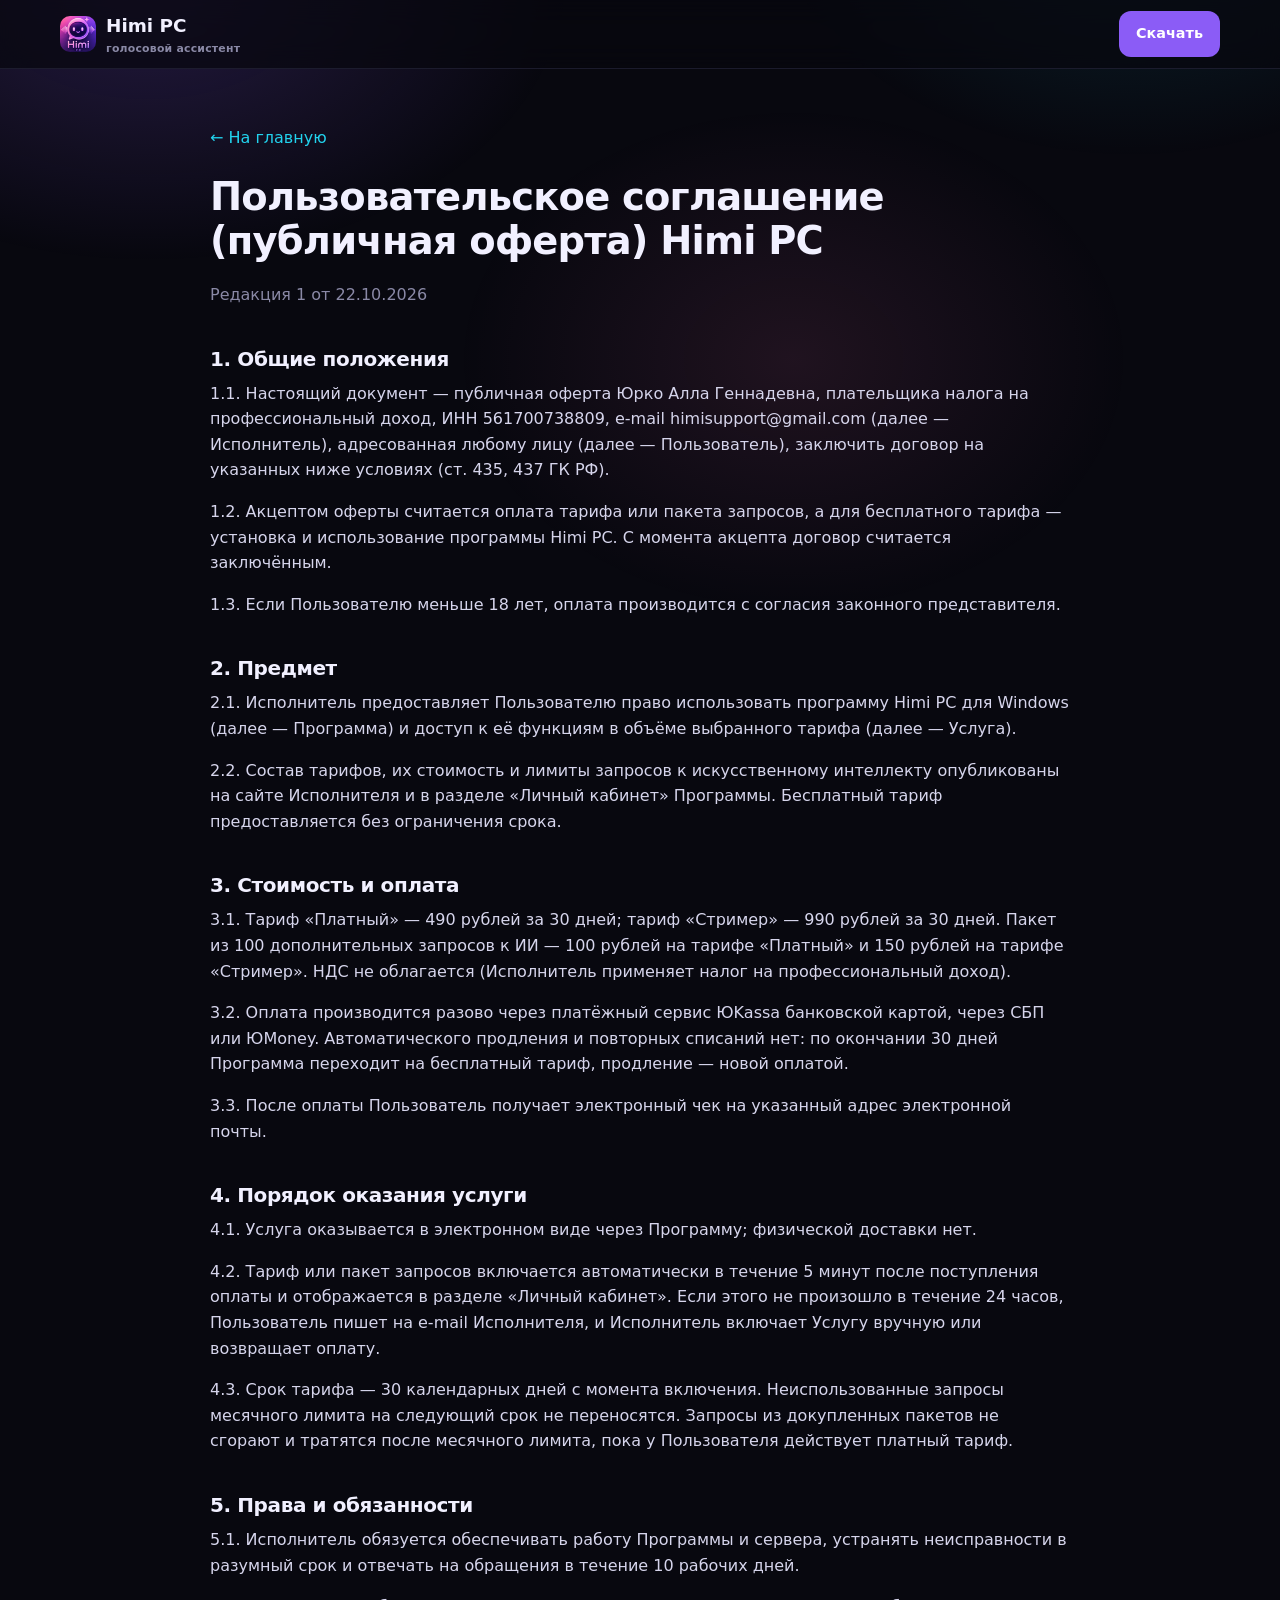
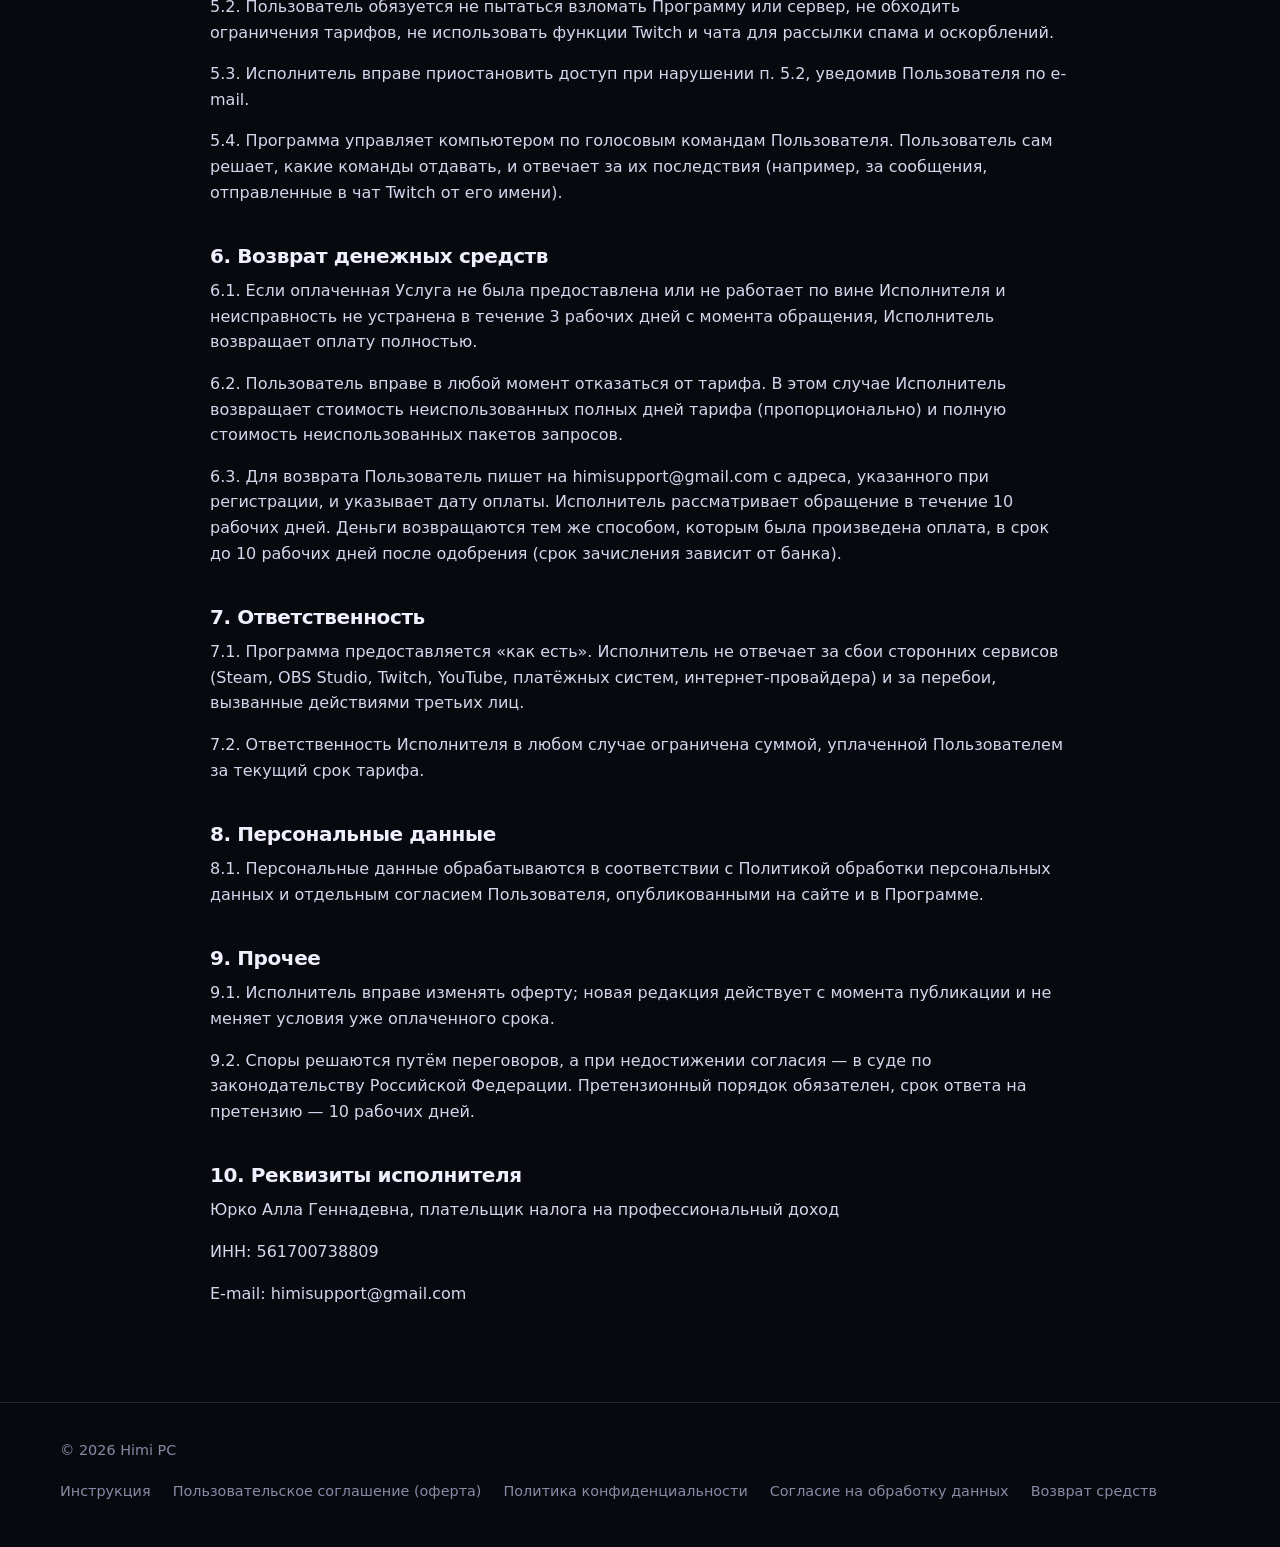
<file: terms.html>
<!doctype html>
<html lang="ru">
<head>
  <meta charset="utf-8">
  <meta http-equiv="Content-Security-Policy" content="default-src 'self'; script-src 'self'; style-src 'self'; img-src 'self' data:; font-src 'self'; connect-src 'none'; object-src 'none'; base-uri 'none'; form-action 'none'">
  <meta name="referrer" content="no-referrer">
  <meta name="viewport" content="width=device-width, initial-scale=1">
  <title>Пользовательское соглашение (оферта) — Himi PC</title>
  <meta name="theme-color" content="#08080F">
  <link rel="icon" href="assets/logo.ico">
  <link rel="stylesheet" href="style.css">
</head>
<body>
<div class="glow" aria-hidden="true"></div>
<header class="header">
  <div class="wrap">
    <a class="brand" href="index.html">
      <img src="assets/logo_64.png" alt="" width="36" height="36">
      <span>Himi PC<small>голосовой ассистент</small></span>
    </a>
    <a class="btn btn-sm ml-auto" href="index.html#download">Скачать</a>
  </div>
</header>
<main class="doc">
  <div class="wrap">
    <a class="back" href="index.html">← На главную</a>
    <h1>Пользовательское соглашение (публичная оферта) Himi PC</h1>
    <p class="edition">Редакция 1 от 22.10.2026</p>
    <h2>1. Общие положения</h2>
    <p>1.1. Настоящий документ — публичная оферта Юрко Алла Геннадевна, плательщика налога на профессиональный доход, ИНН 561700738809, e-mail himisupport@gmail.com (далее — Исполнитель), адресованная любому лицу (далее — Пользователь), заключить договор на указанных ниже условиях (ст. 435, 437 ГК РФ).</p>
    <p>1.2. Акцептом оферты считается оплата тарифа или пакета запросов, а для бесплатного тарифа — установка и использование программы Himi PC. С момента акцепта договор считается заключённым.</p>
    <p>1.3. Если Пользователю меньше 18 лет, оплата производится с согласия законного представителя.</p>
    <h2>2. Предмет</h2>
    <p>2.1. Исполнитель предоставляет Пользователю право использовать программу Himi PC для Windows (далее — Программа) и доступ к её функциям в объёме выбранного тарифа (далее — Услуга).</p>
    <p>2.2. Состав тарифов, их стоимость и лимиты запросов к искусственному интеллекту опубликованы на сайте Исполнителя и в разделе «Личный кабинет» Программы. Бесплатный тариф предоставляется без ограничения срока.</p>
    <h2>3. Стоимость и оплата</h2>
    <p>3.1. Тариф «Платный» — 490 рублей за 30 дней; тариф «Стример» — 990 рублей за 30 дней. Пакет из 100 дополнительных запросов к ИИ — 100 рублей на тарифе «Платный» и 150 рублей на тарифе «Стример». НДС не облагается (Исполнитель применяет налог на профессиональный доход).</p>
    <p>3.2. Оплата производится разово через платёжный сервис ЮKassa банковской картой, через СБП или ЮMoney. Автоматического продления и повторных списаний нет: по окончании 30 дней Программа переходит на бесплатный тариф, продление — новой оплатой.</p>
    <p>3.3. После оплаты Пользователь получает электронный чек на указанный адрес электронной почты.</p>
    <h2>4. Порядок оказания услуги</h2>
    <p>4.1. Услуга оказывается в электронном виде через Программу; физической доставки нет.</p>
    <p>4.2. Тариф или пакет запросов включается автоматически в течение 5 минут после поступления оплаты и отображается в разделе «Личный кабинет». Если этого не произошло в течение 24 часов, Пользователь пишет на e-mail Исполнителя, и Исполнитель включает Услугу вручную или возвращает оплату.</p>
    <p>4.3. Срок тарифа — 30 календарных дней с момента включения. Неиспользованные запросы месячного лимита на следующий срок не переносятся. Запросы из докупленных пакетов не сгорают и тратятся после месячного лимита, пока у Пользователя действует платный тариф.</p>
    <h2>5. Права и обязанности</h2>
    <p>5.1. Исполнитель обязуется обеспечивать работу Программы и сервера, устранять неисправности в разумный срок и отвечать на обращения в течение 10 рабочих дней.</p>
    <p>5.2. Пользователь обязуется не пытаться взломать Программу или сервер, не обходить ограничения тарифов, не использовать функции Twitch и чата для рассылки спама и оскорблений.</p>
    <p>5.3. Исполнитель вправе приостановить доступ при нарушении п. 5.2, уведомив Пользователя по e-mail.</p>
    <p>5.4. Программа управляет компьютером по голосовым командам Пользователя. Пользователь сам решает, какие команды отдавать, и отвечает за их последствия (например, за сообщения, отправленные в чат Twitch от его имени).</p>
    <h2 id="refund">6. Возврат денежных средств</h2>
    <p>6.1. Если оплаченная Услуга не была предоставлена или не работает по вине Исполнителя и неисправность не устранена в течение 3 рабочих дней с момента обращения, Исполнитель возвращает оплату полностью.</p>
    <p>6.2. Пользователь вправе в любой момент отказаться от тарифа. В этом случае Исполнитель возвращает стоимость неиспользованных полных дней тарифа (пропорционально) и полную стоимость неиспользованных пакетов запросов.</p>
    <p>6.3. Для возврата Пользователь пишет на himisupport@gmail.com с адреса, указанного при регистрации, и указывает дату оплаты. Исполнитель рассматривает обращение в течение 10 рабочих дней. Деньги возвращаются тем же способом, которым была произведена оплата, в срок до 10 рабочих дней после одобрения (срок зачисления зависит от банка).</p>
    <h2>7. Ответственность</h2>
    <p>7.1. Программа предоставляется «как есть». Исполнитель не отвечает за сбои сторонних сервисов (Steam, OBS Studio, Twitch, YouTube, платёжных систем, интернет-провайдера) и за перебои, вызванные действиями третьих лиц.</p>
    <p>7.2. Ответственность Исполнителя в любом случае ограничена суммой, уплаченной Пользователем за текущий срок тарифа.</p>
    <h2>8. Персональные данные</h2>
    <p>8.1. Персональные данные обрабатываются в соответствии с Политикой обработки персональных данных и отдельным согласием Пользователя, опубликованными на сайте и в Программе.</p>
    <h2>9. Прочее</h2>
    <p>9.1. Исполнитель вправе изменять оферту; новая редакция действует с момента публикации и не меняет условия уже оплаченного срока.</p>
    <p>9.2. Споры решаются путём переговоров, а при недостижении согласия — в суде по законодательству Российской Федерации. Претензионный порядок обязателен, срок ответа на претензию — 10 рабочих дней.</p>
    <h2>10. Реквизиты исполнителя</h2>
    <p>Юрко Алла Геннадевна, плательщик налога на профессиональный доход</p>
    <p>ИНН: 561700738809</p>
    <p>E-mail: himisupport@gmail.com</p>
  </div>
</main>
<footer class="footer">
  <div class="wrap">
    <div>© 2026 Himi PC</div>
    <nav aria-label="Документы">
      <a href="guide.html">Инструкция</a>
      <a href="terms.html">Пользовательское соглашение (оферта)</a>
      <a href="privacy.html">Политика конфиденциальности</a>
      <a href="consent.html">Согласие на обработку данных</a>
      <a href="terms.html#refund">Возврат средств</a>
    </nav>
  </div>
</footer>
</body>
</html>
</file>
<file: style.css>
/* Himi — сайт. Цвета те же, что в приложении (client/ui/theme.py).
   Только системные шрифты и ни одного внешнего ресурса: никакие данные посетителей
   не уходят третьим лицам (152-ФЗ), сайт быстрый и работает без интернета-CDN. */

:root {
  --bg: #08080F;
  --bg-2: #0C0C16;
  --surface: #11111C;
  --surface-2: #1A1A2A;
  --surface-3: #232338;
  --border: #26263A;
  --text: #F1F0FF;
  --muted: #8A89A6;
  --dim: #5C5B78;
  --accent: #8B5CF6;
  --accent-hover: #7C3AED;
  --neon: #22D3EE;
  --pink: #F472B6;
  --ok: #34F5A4;
  --warn: #FBBF24;
  --radius: 18px;
  --radius-sm: 12px;
  --font: "Segoe UI Variable", "Segoe UI", system-ui, -apple-system, Roboto, "Helvetica Neue", Arial, sans-serif;
  --wrap: 1160px;
}

* { box-sizing: border-box; }
html { scroll-behavior: smooth; scroll-padding-top: 84px; }
body {
  margin: 0;
  background: var(--bg);
  color: var(--text);
  font-family: var(--font);
  font-size: 16px;
  line-height: 1.6;
  -webkit-font-smoothing: antialiased;
  overflow-x: hidden;
}
img { max-width: 100%; display: block; }
a { color: var(--neon); text-decoration: none; }
a:hover { text-decoration: underline; }
h1, h2, h3 { line-height: 1.15; margin: 0 0 .5em; letter-spacing: -.02em; }
h1 { font-size: clamp(2.3rem, 5.4vw, 4rem); font-weight: 800; }
h2 { font-size: clamp(1.7rem, 3.4vw, 2.5rem); font-weight: 800; }
h3 { font-size: 1.15rem; font-weight: 700; }
p { margin: 0 0 1em; }
.wrap { width: min(var(--wrap), 100% - 32px); margin-inline: auto; }
.muted { color: var(--muted); }
.grad {
  background: linear-gradient(90deg, var(--neon), var(--accent) 50%, var(--pink));
  -webkit-background-clip: text; background-clip: text; color: transparent;
}
.skip { position: absolute; left: -999px; top: 0; }
.skip:focus { left: 16px; top: 16px; z-index: 100; background: var(--accent); color: #fff; padding: 8px 14px; border-radius: 8px; }
:focus-visible { outline: 2px solid var(--neon); outline-offset: 3px; border-radius: 6px; }

/* ---------- фон: мягкое неоновое свечение ---------- */
.glow {
  position: fixed; inset: -20% -10% auto; height: 900px; z-index: -1; pointer-events: none;
  background:
    radial-gradient(600px 400px at 18% 18%, rgba(139, 92, 246, .22), transparent 70%),
    radial-gradient(520px 380px at 82% 8%, rgba(34, 211, 238, .14), transparent 70%),
    radial-gradient(480px 360px at 60% 60%, rgba(244, 114, 182, .10), transparent 70%);
}

/* ---------- шапка ---------- */
.header {
  position: sticky; top: 0; z-index: 50;
  background: rgba(8, 8, 15, .72);
  backdrop-filter: blur(14px); -webkit-backdrop-filter: blur(14px);
  border-bottom: 1px solid rgba(38, 38, 58, .7);
}
.header .wrap { display: flex; align-items: center; gap: 24px; height: 68px; }
.brand { display: flex; align-items: center; gap: 10px; color: var(--text); font-weight: 800; font-size: 1.15rem; }
.brand:hover { text-decoration: none; }
.brand img { width: 36px; height: 36px; border-radius: 10px; }
.brand small { display: block; font-size: .68rem; font-weight: 600; color: var(--muted); letter-spacing: .02em; }
.nav { display: flex; gap: 22px; margin-left: auto; }
.nav a { color: var(--muted); font-weight: 600; font-size: .95rem; }
.nav a:hover { color: var(--text); text-decoration: none; }
.menu-btn { display: none; margin-left: auto; background: none; border: 1px solid var(--border); color: var(--text);
  border-radius: 10px; width: 42px; height: 42px; font-size: 1.2rem; cursor: pointer; }

/* ---------- кнопки ---------- */
.btn {
  display: inline-flex; align-items: center; justify-content: center; gap: 10px;
  padding: 14px 24px; border-radius: 14px; font-weight: 700; font-size: 1rem;
  border: 1px solid transparent; cursor: pointer; transition: transform .15s, box-shadow .2s, background .2s;
  color: #fff; background: var(--accent); text-decoration: none;
}
.btn:hover { text-decoration: none; transform: translateY(-1px); background: var(--accent-hover);
  box-shadow: 0 10px 34px rgba(139, 92, 246, .45); }
.btn-ghost { background: transparent; border-color: var(--border); color: var(--text); }
.btn-ghost:hover { background: var(--surface-2); box-shadow: none; }
.btn-sm { padding: 10px 16px; font-size: .9rem; border-radius: 12px; }
.header .btn-sm { flex-shrink: 0; }

/* ---------- первый экран ---------- */
.hero { padding: 72px 0 56px; }
.hero .wrap { display: grid; grid-template-columns: 1.15fr .85fr; gap: 48px; align-items: center; }
.badge {
  display: inline-flex; align-items: center; gap: 8px; padding: 6px 12px; border-radius: 999px;
  background: rgba(34, 211, 238, .08); border: 1px solid rgba(34, 211, 238, .25);
  color: var(--neon); font-size: .85rem; font-weight: 700; margin-bottom: 20px;
}
.badge::before { content: ""; width: 8px; height: 8px; border-radius: 50%; background: var(--neon);
  box-shadow: 0 0 10px var(--neon); animation: pulse 2s infinite; }
.lead { font-size: 1.2rem; color: var(--muted); max-width: 34em; }
.hero-actions { display: flex; flex-wrap: wrap; gap: 12px; margin: 28px 0 14px; }
.hero-note { font-size: .88rem; color: var(--dim); }

/* окно программы — копия настоящего интерфейса Himi PC (client/ui/app.py, theme.py) */
.hero .wrap { grid-template-columns: .95fr 1.05fr; }
.hero h1 { font-size: clamp(2.2rem, 4.1vw, 3.3rem); }
.app-window {
  position: relative; width: 100%; max-width: 640px; justify-self: end;
  background: var(--bg); border: 1px solid #2C2C44; border-radius: 14px; overflow: hidden;
  box-shadow: 0 0 0 1px rgba(139, 92, 246, .12), 0 30px 80px rgba(0, 0, 0, .55), 0 0 90px rgba(139, 92, 246, .22);
  font-size: 13px; line-height: 1.45;
}
.aw-title { display: flex; align-items: center; height: 34px; padding: 0 0 0 14px; background: #101019;
  border-bottom: 1px solid var(--border); color: #CFCDE6; font-size: 12px; }
.aw-controls { margin-left: auto; display: flex; height: 100%; }
.aw-controls i { font-style: normal; width: 42px; display: grid; place-items: center; color: var(--muted); }
.aw-body { display: grid; grid-template-columns: 150px 1fr; height: 400px; }
.aw-side { background: var(--bg-2); border-right: 1px solid var(--border); padding: 16px 10px 12px; display: flex; flex-direction: column; }
.aw-brand { font-weight: 800; font-size: 15px; padding: 0 6px 16px; }
.aw-brand small { display: block; font-size: 10px; color: var(--pink); font-weight: 600; }
.aw-menu { display: grid; gap: 4px; }
.aw-menu span { padding: 8px 10px; border-radius: 10px; color: var(--muted); font-size: 12.5px; }
.aw-menu .on { background: var(--surface-3); color: var(--text); box-shadow: inset 2px 0 0 var(--neon); }
.aw-status { margin-top: auto; display: flex; align-items: center; gap: 8px; padding: 9px 10px; border-radius: 12px;
  border: 1px solid var(--border); background: var(--surface); font-size: 11px; color: #CFCDE6; }
.aw-dot { width: 10px; height: 10px; border-radius: 50%; flex-shrink: 0; background: var(--neon);
  box-shadow: 0 0 10px var(--neon), 0 0 20px rgba(34, 211, 238, .5); animation: breathe 2.4s ease-in-out infinite; }
.aw-status.busy .aw-dot { background: var(--accent); box-shadow: 0 0 10px var(--accent), 0 0 20px rgba(139, 92, 246, .55); }
.aw-main { display: flex; flex-direction: column; min-width: 0; padding: 14px 16px 14px; }
.aw-head { display: flex; align-items: center; gap: 8px; margin-bottom: 10px; }
.aw-head b { font-size: 17px; margin-right: auto; }
.aw-chip { font-size: 10.5px; font-weight: 700; padding: 3px 9px; border-radius: 8px; color: #B99CFF; background: rgba(139, 92, 246, .16); }
.aw-chip.pink { color: var(--pink); background: rgba(244, 114, 182, .12); }
.aw-chat { flex: 1; display: flex; flex-direction: column; justify-content: flex-end; gap: 9px; overflow: hidden;
  padding: 12px; border-radius: 14px; border: 1px solid var(--border); background: rgba(17, 17, 28, .7); }
.aw-input { display: flex; align-items: center; gap: 10px; margin-top: 10px; padding: 7px 7px 7px 14px; border-radius: 14px;
  border: 1px solid var(--border); background: var(--surface); }
.aw-input span:first-child { flex: 1; min-width: 0; white-space: nowrap; overflow: hidden; text-overflow: ellipsis; }
.aw-placeholder { color: var(--dim); }
.aw-typing { color: var(--text); }
.aw-typing::after { content: "▍"; color: var(--neon); animation: pulse 1s steps(2) infinite; }
.aw-send { width: 32px; height: 28px; border-radius: 10px; display: grid; place-items: center; background: var(--accent); color: #fff; font-size: 12px; }

/* ---------- секции ---------- */
section { padding: 80px 0; }
.section-head { max-width: 720px; margin-bottom: 40px; }
.section-head p { color: var(--muted); font-size: 1.08rem; }
.eyebrow { color: var(--neon); font-weight: 800; font-size: .82rem; letter-spacing: .12em; text-transform: uppercase; margin-bottom: 10px; }

.card {
  background: linear-gradient(180deg, rgba(26, 26, 42, .55), rgba(17, 17, 28, .9));
  border: 1px solid var(--border); border-radius: var(--radius); padding: 26px;
}
.grid { display: grid; gap: 18px; }
.grid-3 { grid-template-columns: repeat(3, 1fr); }
.grid-2 { grid-template-columns: repeat(2, 1fr); }

.feature .icon {
  width: 46px; height: 46px; border-radius: 14px; display: grid; place-items: center; font-size: 1.35rem;
  background: rgba(139, 92, 246, .14); border: 1px solid rgba(139, 92, 246, .35); margin-bottom: 16px;
}
.feature p { color: var(--muted); margin: 0; font-size: .97rem; }
.feature.cyan .icon { background: rgba(34, 211, 238, .1); border-color: rgba(34, 211, 238, .35); }
.feature.pink .icon { background: rgba(244, 114, 182, .1); border-color: rgba(244, 114, 182, .35); }

/* ---------- демо-чат ---------- */
.msg { max-width: 82%; padding: 8px 12px; border-radius: 14px; animation: pop .35s ease; }
.msg.user { align-self: flex-end; background: #2B1F5C; border: 1px solid rgba(139, 92, 246, .6); }
.msg.himi { align-self: flex-start; background: var(--surface-2); border: 1px solid var(--border); }
.msg.himi b { display: block; color: var(--neon); font-size: 10.5px; margin-bottom: 1px; }
.cmd-list { list-style: none; padding: 0; margin: 0; display: grid; grid-template-columns: repeat(3, 1fr); gap: 14px; }
.cmd-list li { padding: 18px 20px; border-radius: var(--radius-sm); background: var(--surface); border: 1px solid var(--border);
  display: grid; gap: 4px; }
.cmd-list code { color: var(--neon); font-family: inherit; font-weight: 700; }
.cmd-list span { color: var(--muted); font-size: .93rem; }

/* ---------- приватность ---------- */
.privacy-strip { display: grid; grid-template-columns: repeat(4, 1fr); gap: 18px; }
.privacy-strip .card { padding: 22px; }
.privacy-strip strong { display: block; font-size: 1.05rem; margin-bottom: 6px; }
.privacy-strip span { color: var(--muted); font-size: .93rem; }

/* ---------- тарифы ---------- */
.plans { display: grid; grid-template-columns: repeat(3, 1fr); gap: 18px; align-items: stretch; }
.plan { display: flex; flex-direction: column; position: relative; }
.plan h3 { font-size: 1.25rem; }
.price { font-size: 2.4rem; font-weight: 800; margin: 6px 0 2px; }
.price small { font-size: 1rem; color: var(--muted); font-weight: 600; }
.plan .period { color: var(--muted); font-size: .9rem; margin-bottom: 18px; }
.plan ul { list-style: none; padding: 0; margin: 0 0 24px; display: grid; gap: 9px; flex: 1; }
.plan li { padding-left: 26px; position: relative; color: #D6D5EC; font-size: .96rem; }
.plan li::before { content: "✓"; position: absolute; left: 0; color: var(--ok); font-weight: 800; }
.plan.pro { border-color: rgba(139, 92, 246, .7); box-shadow: 0 0 0 1px rgba(139, 92, 246, .25), 0 20px 60px rgba(139, 92, 246, .18); }
.plan.streamer { border-color: rgba(244, 114, 182, .55); }
.plan .tag { position: absolute; top: -12px; right: 20px; background: var(--accent); color: #fff; font-size: .75rem;
  font-weight: 800; padding: 4px 10px; border-radius: 999px; }
.plan.pro h3 { color: #B99CFF; }
.plan.streamer h3 { color: var(--pink); }
.packs { margin-top: 18px; display: grid; grid-template-columns: 1.2fr 1fr 1fr; gap: 18px; align-items: center; }
.packs .price { font-size: 1.8rem; }
.pay-methods { display: flex; flex-wrap: wrap; gap: 10px; margin-top: 22px; }
.pay-methods span { padding: 8px 14px; border-radius: 10px; border: 1px solid var(--border); background: var(--surface);
  color: var(--muted); font-size: .88rem; font-weight: 600; }

/* ---------- как получить ---------- */
.steps { counter-reset: s; display: grid; grid-template-columns: repeat(4, 1fr); gap: 18px; }
.step { position: relative; padding-top: 58px; }
.step::before { counter-increment: s; content: counter(s); position: absolute; top: 22px; left: 26px; width: 30px; height: 30px;
  border-radius: 50%; display: grid; place-items: center; font-weight: 800; font-size: .9rem; color: #04121A; background: var(--neon); }
.step p { color: var(--muted); margin: 0; font-size: .95rem; }

/* ---------- скачать ---------- */
.download .card { display: grid; grid-template-columns: auto 1fr auto; gap: 28px; align-items: center; padding: 32px; }
.dl-icon { width: 72px; height: 72px; border-radius: 20px; display: grid; place-items: center; font-size: 1.9rem;
  color: var(--neon); background: rgba(34, 211, 238, .08); border: 1px solid rgba(34, 211, 238, .3);
  box-shadow: 0 0 40px rgba(34, 211, 238, .15); }
.download .meta { color: var(--muted); font-size: .93rem; margin: 0; }
.sysreq { margin-top: 18px; }
.sysreq li { color: var(--muted); }
.hash { font-family: Consolas, "Cascadia Mono", monospace; font-size: .8rem; color: var(--dim); word-break: break-all; }

/* ---------- FAQ ---------- */
.faq { display: grid; gap: 12px; max-width: 860px; }
.faq details { background: var(--surface); border: 1px solid var(--border); border-radius: var(--radius-sm); padding: 4px 20px; }
.faq summary { cursor: pointer; padding: 14px 0; font-weight: 700; list-style: none; display: flex; justify-content: space-between; gap: 16px; }
.faq summary::-webkit-details-marker { display: none; }
.faq summary::after { content: "+"; color: var(--neon); font-size: 1.3rem; line-height: 1; transition: transform .2s; }
.faq details[open] summary::after { transform: rotate(45deg); }
.faq details p { color: var(--muted); }

/* ---------- контакты / подвал ---------- */
.contacts .card { display: grid; grid-template-columns: 1fr 1fr; gap: 28px; }
.req { display: grid; grid-template-columns: max-content 1fr; gap: 6px 18px; margin: 0; font-size: .95rem; }
.req dt { color: var(--muted); }
.req dd { margin: 0; }
.todo { color: var(--warn); }
.footer { border-top: 1px solid var(--border); padding: 36px 0 44px; color: var(--muted); font-size: .9rem; }
.footer .wrap { display: flex; flex-wrap: wrap; gap: 18px 36px; justify-content: space-between; }
.footer nav { display: flex; flex-wrap: wrap; gap: 10px 22px; }
.footer a { color: var(--muted); }

/* ---------- страницы документов ---------- */
.doc { padding: 56px 0 80px; }
.doc .wrap { max-width: 860px; }
.doc h1 { font-size: clamp(1.7rem, 3.6vw, 2.4rem); }
.doc h2 { font-size: 1.25rem; margin-top: 2em; }
.doc p, .doc li { color: #D6D5EC; }
.doc .back { display: inline-block; margin-bottom: 24px; }
.doc .edition { color: var(--muted); }
/* Инструкция (guide.html): оглавление, таблицы сценариев, «это не баг» */
.doc .toc { display: flex; flex-wrap: wrap; gap: 8px; margin: 20px 0 8px; }
.doc .toc a { padding: 6px 14px; border: 1px solid var(--border); border-radius: 999px; background: var(--surface);
  color: var(--text); text-decoration: none; font-size: .92rem; }
.doc .toc a:hover { border-color: var(--accent); }
.doc .table-wrap { overflow-x: auto; margin: 16px 0; border: 1px solid var(--border); border-radius: var(--radius-sm); }
.doc table { width: 100%; border-collapse: collapse; min-width: 560px; font-size: .95rem; }
.doc th, .doc td { padding: 10px 14px; text-align: left; vertical-align: top; border-bottom: 1px solid var(--border); }
.doc th { background: var(--surface-2); color: var(--text); font-weight: 600; }
.doc td { color: #D6D5EC; }
.doc tr:last-child td { border-bottom: 0; }
.doc .facts dt { margin-top: 1.1em; font-weight: 600; color: var(--text); }
.doc .facts dd { margin: .3em 0 0; color: #D6D5EC; }

/* ---------- анимации ---------- */
.reveal { opacity: 0; transform: translateY(18px); transition: opacity .6s ease, transform .6s ease; }
.reveal.in { opacity: 1; transform: none; }
@keyframes breathe { 50% { transform: scale(1.08); opacity: .8; } }
@keyframes pulse { 50% { opacity: .35; } }
@keyframes pop { from { opacity: 0; transform: translateY(8px); } }
@media (prefers-reduced-motion: reduce) {
  *, *::before, *::after { animation: none !important; transition: none !important; }
  .reveal { opacity: 1; transform: none; }
}

/* ---------- адаптив ---------- */
@media (max-width: 980px) {
  .hero .wrap { grid-template-columns: 1fr; }
  .app-window { justify-self: center; }
  .grid-3, .plans, .privacy-strip, .steps, .cmd-list { grid-template-columns: repeat(2, 1fr); }
  .packs { grid-template-columns: 1fr 1fr; }
  .packs > :first-child { grid-column: 1 / -1; }
  .contacts .card { grid-template-columns: 1fr; }
}
@media (max-width: 760px) {
  .nav { display: none; position: absolute; top: 68px; left: 0; right: 0; flex-direction: column; gap: 0;
    background: rgba(8, 8, 15, .97); border-bottom: 1px solid var(--border); padding: 8px 16px 16px; }
  .nav.open { display: flex; }
  .nav a { padding: 12px 0; border-bottom: 1px solid var(--border); }
  .menu-btn { display: block; }
  .header .btn-sm { display: none; }
  section { padding: 60px 0; }
  .hero { padding-top: 40px; }
  .grid-3, .grid-2, .plans, .privacy-strip, .steps, .packs, .cmd-list { grid-template-columns: 1fr; }
  .aw-body { grid-template-columns: 1fr; height: 340px; }
  .aw-side { display: none; }
  .aw-chip.pink { display: none; }
  .download .card { grid-template-columns: 1fr; text-align: center; justify-items: center; }
  .req { grid-template-columns: 1fr; }
  .req dd { margin-bottom: 8px; }
}

/* утилиты вместо style="…" (их запрещает CSP) */
.ml-auto{margin-left:auto}
.m-0{margin:0}
.mb-tight{margin-bottom:.2em}
</file>
